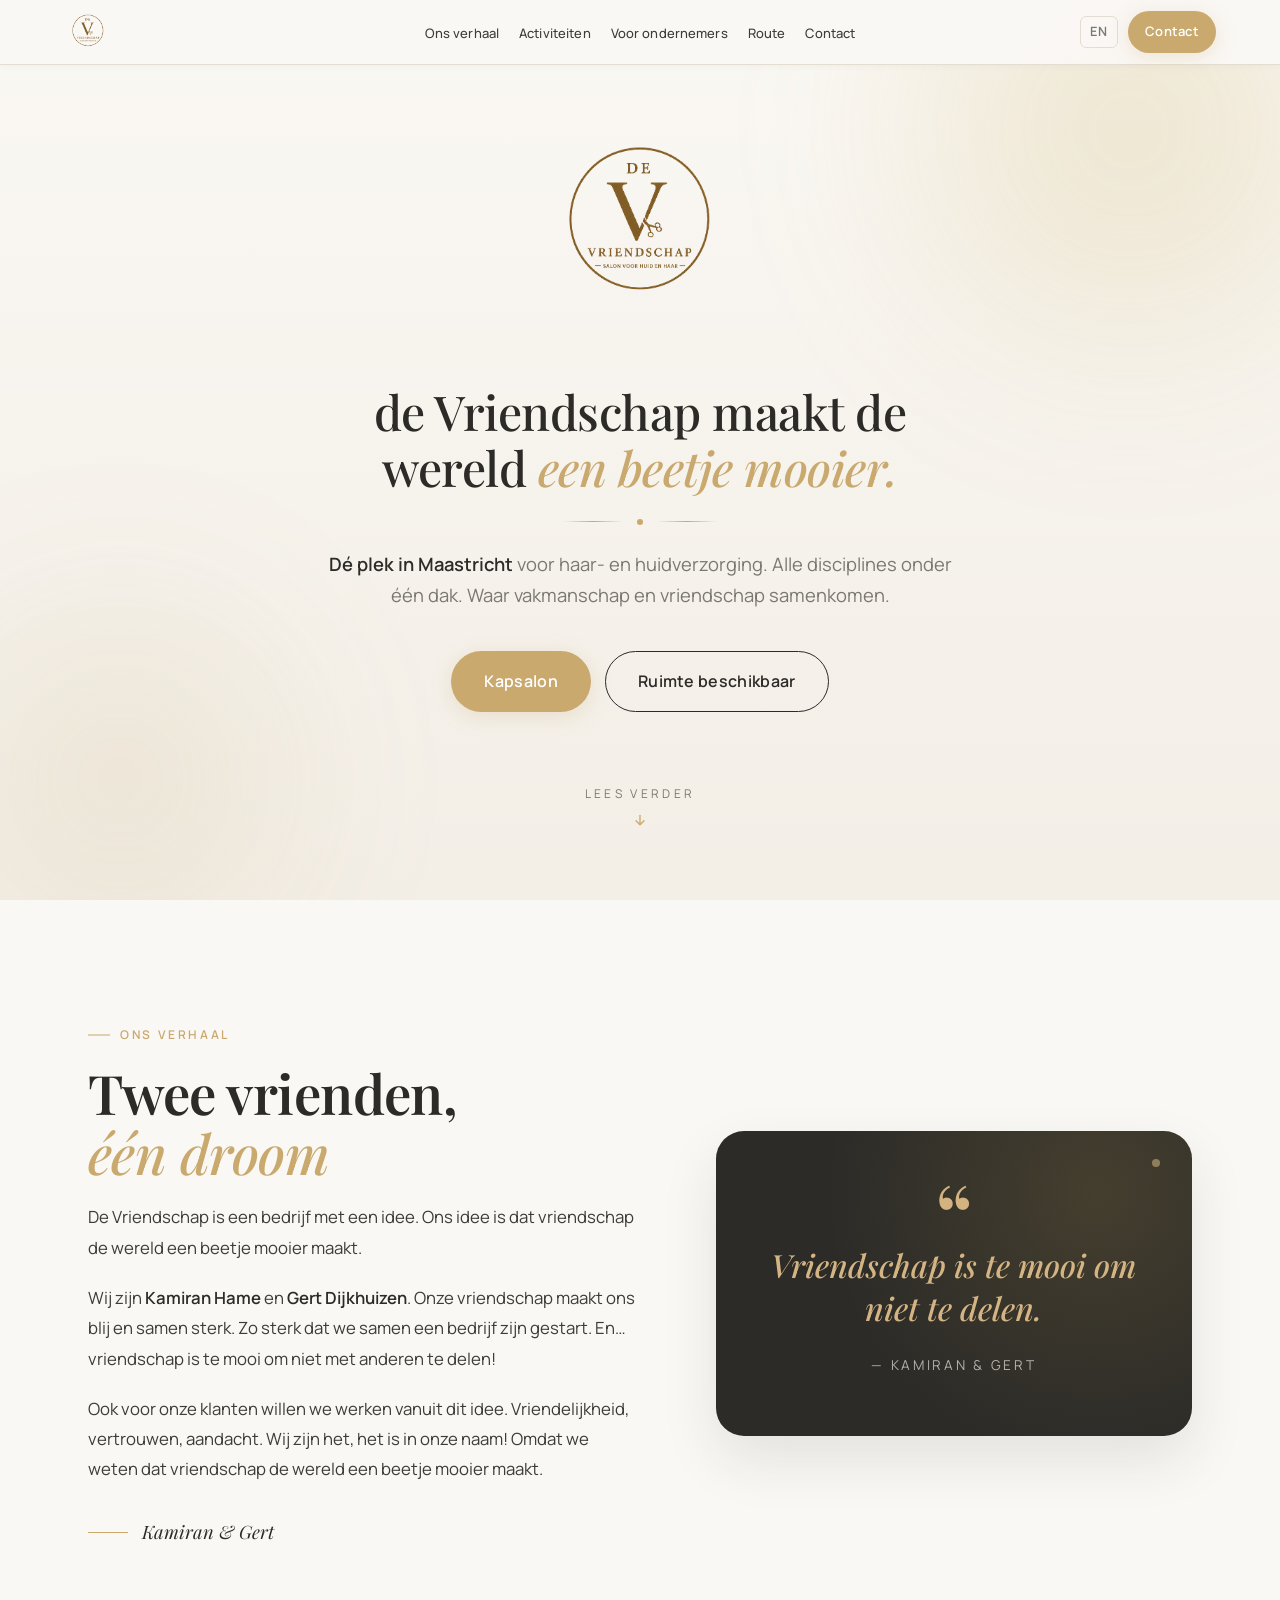
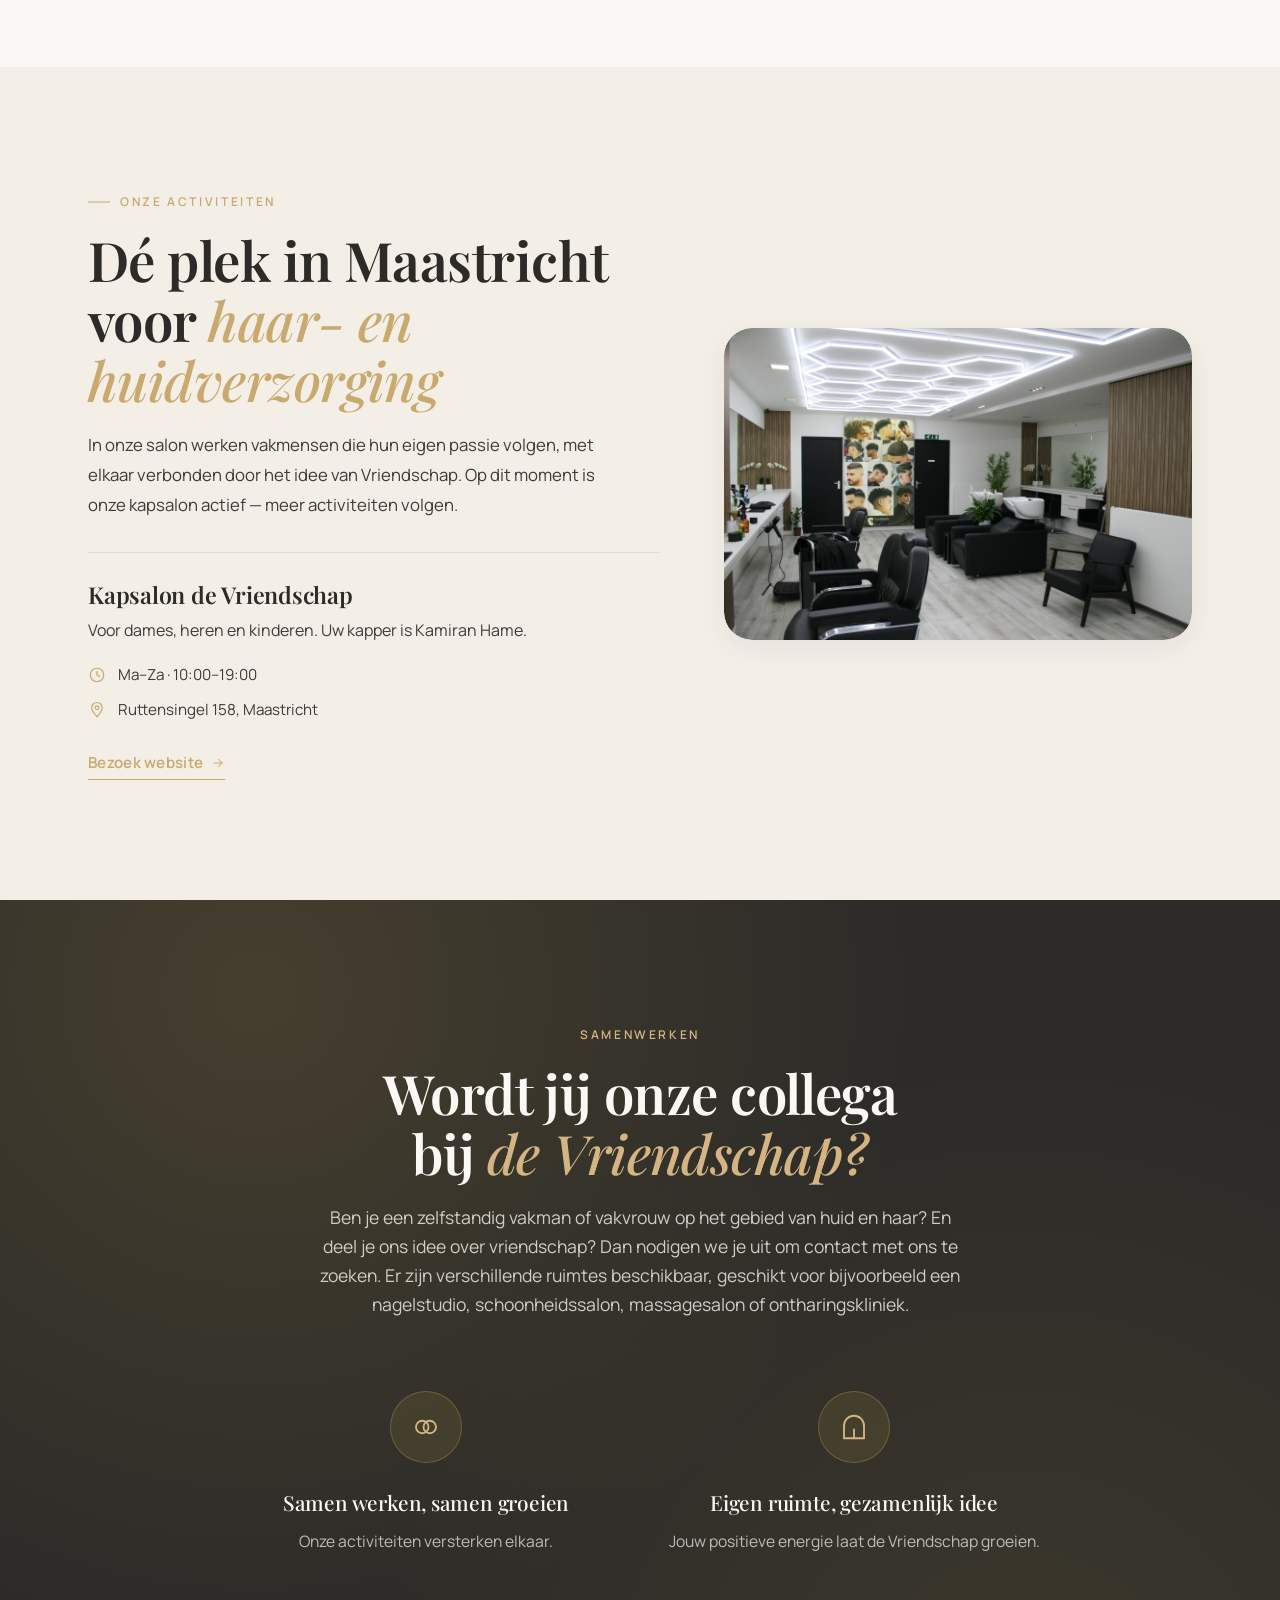
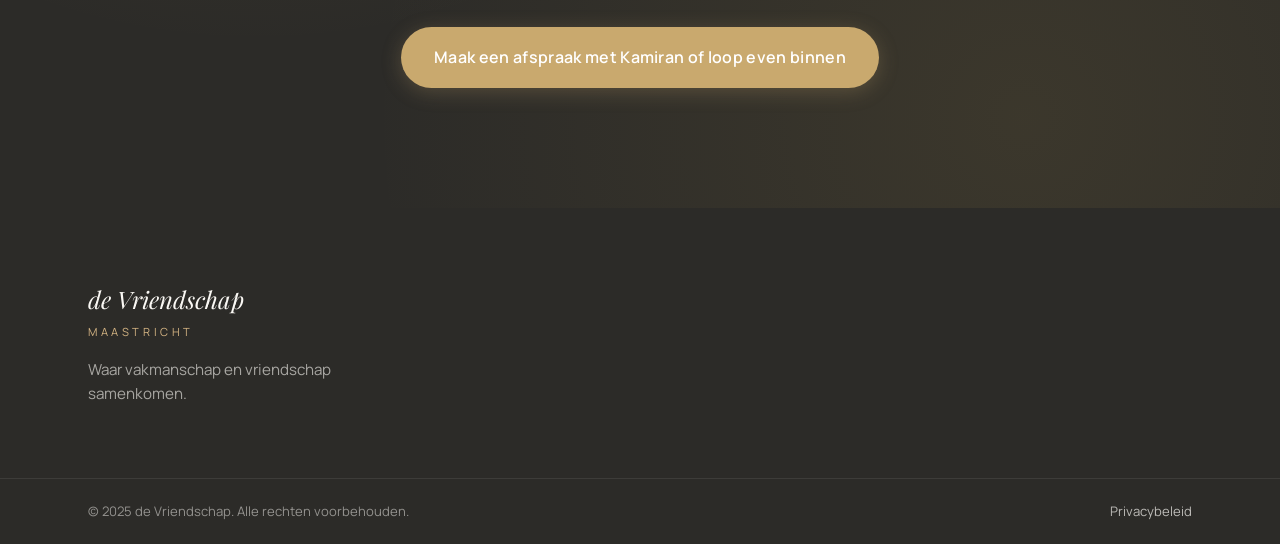
<file: index.html>
<!DOCTYPE html>
<html lang="nl">
<head>
  <meta charset="UTF-8" />
  <meta name="viewport" content="width=device-width, initial-scale=1.0" />
  <meta name="theme-color" content="#FAF8F4" />
  <title>de Vriendschap — Maastricht | Salon voor huid en haar</title>
  <meta name="description" content="Dé plek in Maastricht voor haar- en huidverzorging. Alle disciplines onder één dak. Vakmensen, verbonden door het idee van Vriendschap." />
  <meta name="keywords" content="de Vriendschap, Maastricht, kapsalon, barbershop, nagelstudio, schoonheidssalon, massage, huidverzorging, haar, ondernemers" />
  <meta name="author" content="de Vriendschap" />

  <meta property="og:title" content="de Vriendschap — Maastricht" />
  <meta property="og:description" content="Dé plek in Maastricht voor haar- en huidverzorging. Alle disciplines onder één dak." />
  <meta property="og:type" content="website" />
  <meta property="og:locale" content="nl_NL" />
  <meta property="og:locale:alternate" content="en_US" />

  <link rel="alternate" hreflang="nl" href="index.html" />
  <link rel="alternate" hreflang="en" href="en/index.html" />

  <link rel="icon" type="image/png" href="images/logo.png" />

  <link rel="preconnect" href="https://fonts.googleapis.com" />
  <link rel="preconnect" href="https://fonts.gstatic.com" crossorigin />
  <link href="https://fonts.googleapis.com/css2?family=Manrope:wght@300;400;500;600;700;800&family=Playfair+Display:ital,wght@0,400;0,500;0,600;0,700;1,400;1,500;1,600;1,700&display=swap" rel="stylesheet" />

  <link rel="stylesheet" href="css/style.css" />
</head>
<body>

  <!-- ============ INLINE SVG SPRITE (icons) ============ -->
  <svg xmlns="http://www.w3.org/2000/svg" style="display:none;" aria-hidden="true">
    <defs>
      <symbol id="i-clock" viewBox="0 0 24 24" fill="none" stroke="currentColor" stroke-width="1.6" stroke-linecap="round" stroke-linejoin="round">
        <circle cx="12" cy="12" r="9"/>
        <polyline points="12 7 12 12 15.5 14"/>
      </symbol>
      <symbol id="i-pin" viewBox="0 0 24 24" fill="none" stroke="currentColor" stroke-width="1.6" stroke-linecap="round" stroke-linejoin="round">
        <path d="M12 21s-7-7.5-7-12a7 7 0 0 1 14 0c0 4.5-7 12-7 12z"/>
        <circle cx="12" cy="9" r="2.5"/>
      </symbol>
      <symbol id="i-phone" viewBox="0 0 24 24" fill="none" stroke="currentColor" stroke-width="1.6" stroke-linecap="round" stroke-linejoin="round">
        <path d="M22 16.92v3a2 2 0 0 1-2.18 2 19.86 19.86 0 0 1-8.63-3.07 19.5 19.5 0 0 1-6-6A19.86 19.86 0 0 1 2.12 4.18 2 2 0 0 1 4.11 2h3a2 2 0 0 1 2 1.72c.13.96.37 1.9.72 2.81a2 2 0 0 1-.45 2.11L8.09 9.91a16 16 0 0 0 6 6l1.27-1.27a2 2 0 0 1 2.11-.45c.91.35 1.85.59 2.81.72A2 2 0 0 1 22 16.92z"/>
      </symbol>
      <symbol id="i-arrow-right" viewBox="0 0 24 24" fill="none" stroke="currentColor" stroke-width="1.8" stroke-linecap="round" stroke-linejoin="round">
        <line x1="5" y1="12" x2="19" y2="12"/>
        <polyline points="13 6 19 12 13 18"/>
      </symbol>
      <symbol id="i-arrow-up" viewBox="0 0 24 24" fill="none" stroke="currentColor" stroke-width="2" stroke-linecap="round" stroke-linejoin="round">
        <line x1="12" y1="19" x2="12" y2="5"/>
        <polyline points="6 11 12 5 18 11"/>
      </symbol>
      <symbol id="i-arrow-down" viewBox="0 0 24 24" fill="none" stroke="currentColor" stroke-width="2" stroke-linecap="round" stroke-linejoin="round">
        <line x1="12" y1="5" x2="12" y2="19"/>
        <polyline points="6 13 12 19 18 13"/>
      </symbol>
      <symbol id="i-circles" viewBox="0 0 24 24" fill="none" stroke="currentColor" stroke-width="1.5" stroke-linecap="round" stroke-linejoin="round">
        <circle cx="9" cy="12" r="5"/>
        <circle cx="15" cy="12" r="5"/>
      </symbol>
      <symbol id="i-arch" viewBox="0 0 24 24" fill="none" stroke="currentColor" stroke-width="1.5" stroke-linecap="round" stroke-linejoin="round">
        <path d="M4 21V11a8 8 0 0 1 16 0v10"/>
        <line x1="4" y1="21" x2="20" y2="21"/>
        <line x1="12" y1="21" x2="12" y2="14"/>
      </symbol>
      <symbol id="i-whatsapp" viewBox="0 0 24 24" fill="none" stroke="currentColor" stroke-width="1.6" stroke-linecap="round" stroke-linejoin="round">
        <path d="M21 12a9 9 0 0 1-13.5 7.8L3 21l1.3-4.5A9 9 0 1 1 21 12z"/>
        <path d="M8.5 9.5c.5 3 2.5 5 5.5 5.5l1.3-1.3 2.2 1c-.4 1.2-1.6 2-3 2-3.4 0-7.2-3.8-7.2-7.2 0-1.4.8-2.6 2-3l1 2.2-1.3 1.3z"/>
      </symbol>
      <symbol id="i-chat" viewBox="0 0 24 24" fill="none" stroke="currentColor" stroke-width="1.7" stroke-linecap="round" stroke-linejoin="round">
        <path d="M21 11.5a8.38 8.38 0 0 1-.9 3.8 8.5 8.5 0 0 1-7.6 4.7 8.38 8.38 0 0 1-3.8-.9L3 21l1.9-5.7a8.38 8.38 0 0 1-.9-3.8 8.5 8.5 0 0 1 4.7-7.6 8.38 8.38 0 0 1 3.8-.9h.5a8.48 8.48 0 0 1 8 8v.5z"/>
      </symbol>
    </defs>
  </svg>

  <!-- ============ NAVIGATION ============ -->
  <nav class="navbar" aria-label="Hoofdnavigatie">
    <div class="navbar__inner">
      <a href="index.html" aria-label="de Vriendschap — Home">
        <img src="images/logo.png" alt="de Vriendschap" class="navbar__logo" />
      </a>

      <ul class="navbar__nav" role="list">
        <li><a href="#verhaal"       class="navbar__link">Ons verhaal</a></li>
        <li><a href="#activiteiten"  class="navbar__link">Activiteiten</a></li>
        <li><a href="#ondernemers"   class="navbar__link">Voor ondernemers</a></li>
        <li><a href="route.html"     class="navbar__link">Route</a></li>
        <li><a href="contact.html"   class="navbar__link">Contact</a></li>
      </ul>

      <div class="navbar__actions">
        <a href="en/index.html" class="navbar__lang" title="Switch to English">EN</a>
        <a href="contact.html" class="btn btn-primary">Contact</a>
      </div>

      <button class="navbar__hamburger" aria-label="Menu openen" aria-expanded="false">
        <span></span><span></span><span></span>
      </button>
    </div>
  </nav>

  <!-- Mobile Nav -->
  <nav class="navbar__mobile" aria-label="Mobiele navigatie">
    <a href="#verhaal"      class="navbar__mobile-link">Ons verhaal</a>
    <a href="#activiteiten" class="navbar__mobile-link">Activiteiten</a>
    <a href="#ondernemers"  class="navbar__mobile-link">Voor ondernemers</a>
    <a href="route.html"    class="navbar__mobile-link">Route</a>
    <a href="contact.html"  class="navbar__mobile-link">Contact</a>
    <div class="navbar__mobile-actions">
      <a href="contact.html" class="btn btn-primary navbar__mobile-book">Contact</a>
      <a href="en/index.html" class="navbar__lang navbar__mobile-lang">EN</a>
    </div>
  </nav>

  <main>

    <!-- ============ HERO ============ -->
    <section class="hero" id="hero">
      <div class="hero__glow hero__glow--1" aria-hidden="true"></div>
      <div class="hero__glow hero__glow--2" aria-hidden="true"></div>

      <div class="container hero__inner">
        <div class="hero__logo brand-logo" aria-label="de Vriendschap">
          <img src="images/logo.png" alt="de Vriendschap" class="brand-logo__img"
               onerror="this.style.display='none'; this.nextElementSibling.style.display='flex';" />
          <div class="brand-logo__text">
            <span class="brand-logo__text-main">de Vriendschap</span>
            <span class="brand-logo__text-sub">Maastricht</span>
          </div>
        </div>

        <h1 class="hero__title">
          de Vriendschap maakt de wereld <span class="hero__title-em">een beetje mooier.</span>
        </h1>

        <div class="hero__divider" aria-hidden="true">
          <span class="divider-line"></span>
          <span class="decorative-dot"></span>
          <span class="divider-line"></span>
        </div>

        <p class="hero__subtitle">
          <strong>Dé plek in Maastricht</strong> voor haar- en huidverzorging. Alle disciplines onder één dak.
          Waar vakmanschap en vriendschap samenkomen.
        </p>

        <div class="hero__cta">
          <a href="https://kapsalondevriendschap.nl" class="btn btn--primary btn--lg" target="_blank" rel="noopener noreferrer">Kapsalon</a>
          <a href="#ondernemers" class="btn btn--outline btn--lg">Ruimte beschikbaar</a>
        </div>

        <a href="#verhaal" class="hero__scroll" aria-label="Scroll naar beneden">
          <span class="hero__scroll-label">Lees verder</span>
          <span class="icon hero__scroll-icon" aria-hidden="true"><svg><use href="#i-arrow-down"/></svg></span>
        </a>
      </div>
    </section>

    <!-- ============ HET VERHAAL ============ -->
    <section class="story" id="verhaal">
      <div class="container">
        <div class="story__grid">
          <div class="story__text reveal">
            <span class="section__label">Ons verhaal</span>
            <h2 class="section__title">Twee vrienden,<br/><em>één droom</em></h2>

            <div class="story__body">
              <p>De Vriendschap is een bedrijf met een idee. Ons idee is dat vriendschap de wereld een beetje mooier maakt.</p>

              <p>Wij zijn <strong>Kamiran Hame</strong> en <strong>Gert Dijkhuizen</strong>. Onze vriendschap maakt ons blij en samen sterk. Zo sterk dat we samen een bedrijf zijn gestart. En… vriendschap is te mooi om niet met anderen te delen!</p>

              <p>Ook voor onze klanten willen we werken vanuit dit idee. Vriendelijkheid, vertrouwen, aandacht. Wij zijn het, het is in onze naam! Omdat we weten dat vriendschap de wereld een beetje mooier maakt.</p>
            </div>

            <div class="story__signature">
              <span class="story__signature-line"></span>
              <span class="story__signature-text">Kamiran &amp; Gert</span>
            </div>
          </div>

          <aside class="story__quote reveal" aria-label="Quote">
            <div class="story__quote-card">
              <span class="story__quote-mark" aria-hidden="true">“</span>
              <blockquote class="story__quote-text">
                Vriendschap is te mooi om niet te delen.
              </blockquote>
              <footer class="story__quote-author">— Kamiran &amp; Gert</footer>
              <span class="story__quote-deco decorative-dot decorative-dot--lg decorative-dot--light" aria-hidden="true"></span>
            </div>
          </aside>
        </div>
      </div>
    </section>

    <!-- ============ ACTIVITEITEN ============ -->
    <section class="activities" id="activiteiten">
      <div class="container">
        <div class="activities__inner">

          <div class="activities__text reveal">
            <span class="section__label">Onze activiteiten</span>
            <h2 class="section__title">Dé plek in Maastricht voor <em>haar- en huidverzorging</em></h2>

            <p class="activities__intro">
              In onze salon werken vakmensen die hun eigen passie volgen, met elkaar verbonden door het idee van Vriendschap. Op dit moment is onze kapsalon actief — meer activiteiten volgen.
            </p>

            <div class="activities__feature">
              <h3 class="activities__feature-title">Kapsalon de Vriendschap</h3>
              <p class="activities__feature-desc">Voor dames, heren en kinderen. Uw kapper is Kamiran Hame.</p>

              <ul class="activities__feature-info">
                <li>
                  <span class="icon" aria-hidden="true"><svg><use href="#i-clock"/></svg></span>
                  Ma–Za · 10:00–19:00
                </li>
                <li>
                  <span class="icon" aria-hidden="true"><svg><use href="#i-pin"/></svg></span>
                  Ruttensingel 158, Maastricht
                </li>
              </ul>

              <a href="https://kapsalondevriendschap.nl" class="activities__feature-cta" target="_blank" rel="noopener noreferrer">
                Bezoek website
                <span class="icon icon--sm btn__arrow" aria-hidden="true"><svg><use href="#i-arrow-right"/></svg></span>
              </a>
            </div>
          </div>

          <div class="activities__image reveal reveal-delay-2" style="background:var(--clr-bg-alt);border-radius:var(--radius-xl);overflow:hidden;">
            <img src="images/kapsalon.jpg" alt="Kapsalon de Vriendschap" loading="lazy" style="width:100%;height:auto;min-height:280px;max-height:480px;object-fit:cover;display:block;border-radius:var(--radius-xl);" />
          </div>

        </div>
      </div>
    </section>

    <!-- ============ VOOR ONDERNEMERS ============ -->
    <section class="entrepreneurs" id="ondernemers">
      <div class="entrepreneurs__glow" aria-hidden="true"></div>
      <div class="container">
        <header class="section__head section__head--center reveal">
          <span class="section__label section__label--light">Samenwerken</span>
          <h2 class="section__title section__title--light">Wordt jij onze collega<br/>bij <em>de Vriendschap?</em></h2>
          <p class="section__subtitle section__subtitle--light">
            Ben je een zelfstandig vakman of vakvrouw op het gebied van huid en haar? En deel je ons idee over vriendschap?
            Dan nodigen we je uit om contact met ons te zoeken. Er zijn verschillende ruimtes beschikbaar, geschikt voor
            bijvoorbeeld een nagelstudio, schoonheidssalon, massagesalon of ontharingskliniek.
          </p>
        </header>

        <div class="values__grid">
          <div class="value reveal">
            <div class="value__icon">
              <span class="icon" aria-hidden="true"><svg><use href="#i-circles"/></svg></span>
            </div>
            <h3 class="value__title">Samen werken, samen groeien</h3>
            <p class="value__desc">Onze activiteiten versterken elkaar.</p>
          </div>
          <div class="value reveal">
            <div class="value__icon">
              <span class="icon" aria-hidden="true"><svg><use href="#i-arch"/></svg></span>
            </div>
            <h3 class="value__title">Eigen ruimte, gezamenlijk idee</h3>
            <p class="value__desc">Jouw positieve energie laat de Vriendschap groeien.</p>
          </div>
        </div>

        <div class="entrepreneurs__cta reveal">
          <a href="contact.html" class="btn btn--gold btn--lg">Maak een afspraak met Kamiran of loop even binnen</a>
        </div>
      </div>
    </section>

  </main>

  <!-- ============ FOOTER ============ -->
  <footer class="footer">
    <div class="container footer__inner">
      <div class="footer__brand">
        <div class="footer__logo">
          <span class="footer__logo-main">de Vriendschap</span>
          <span class="footer__logo-sub">Maastricht</span>
        </div>
        <p class="footer__tagline">Waar vakmanschap en vriendschap samenkomen.</p>
      </div>

    </div>

    <div class="footer__bottom">
      <div class="container footer__bottom-inner">
        <p>© 2025 de Vriendschap. Alle rechten voorbehouden.</p>
        <p><a href="#">Privacybeleid</a></p>
      </div>
    </div>
  </footer>

  <button class="scroll-top" id="scrollTop" aria-label="Naar boven">
    <span class="icon" aria-hidden="true"><svg><use href="#i-arrow-up"/></svg></span>
  </button>

  <script src="js/main.js"></script>
</body>
</html>
</file>
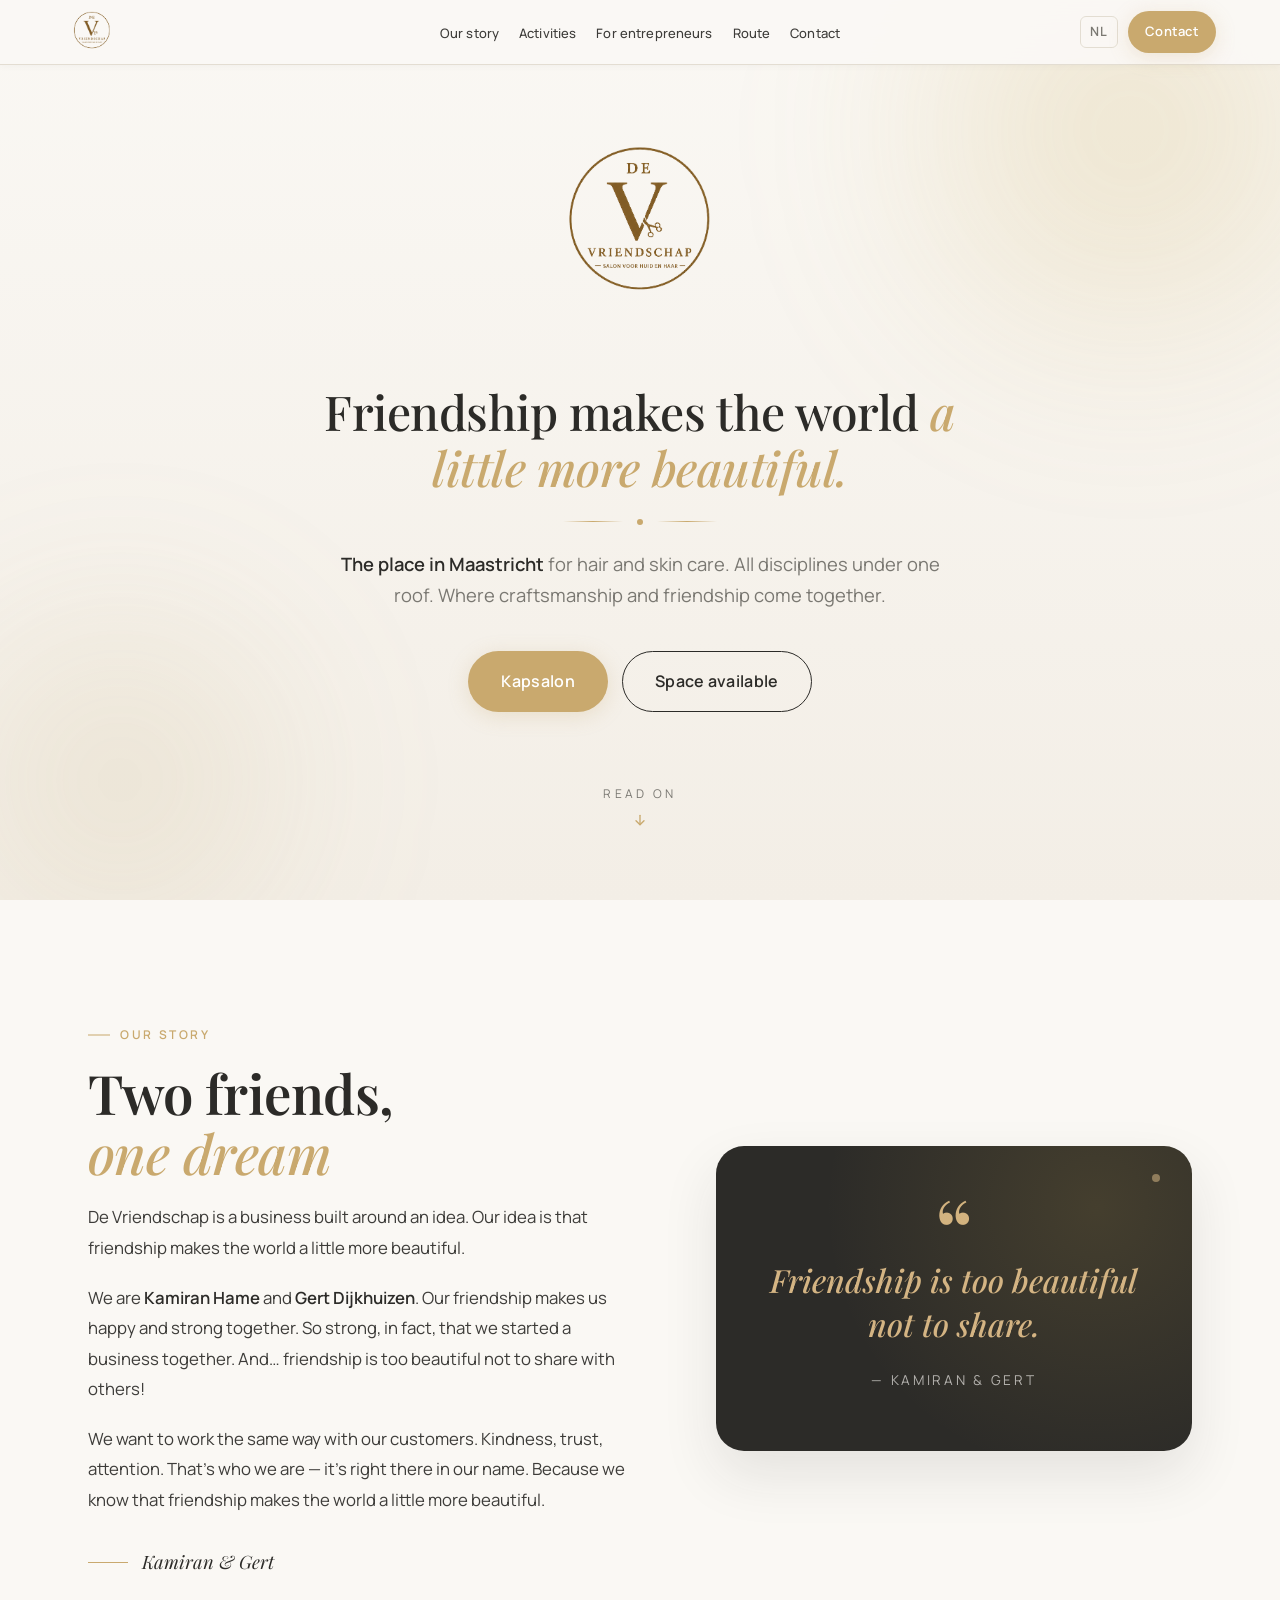
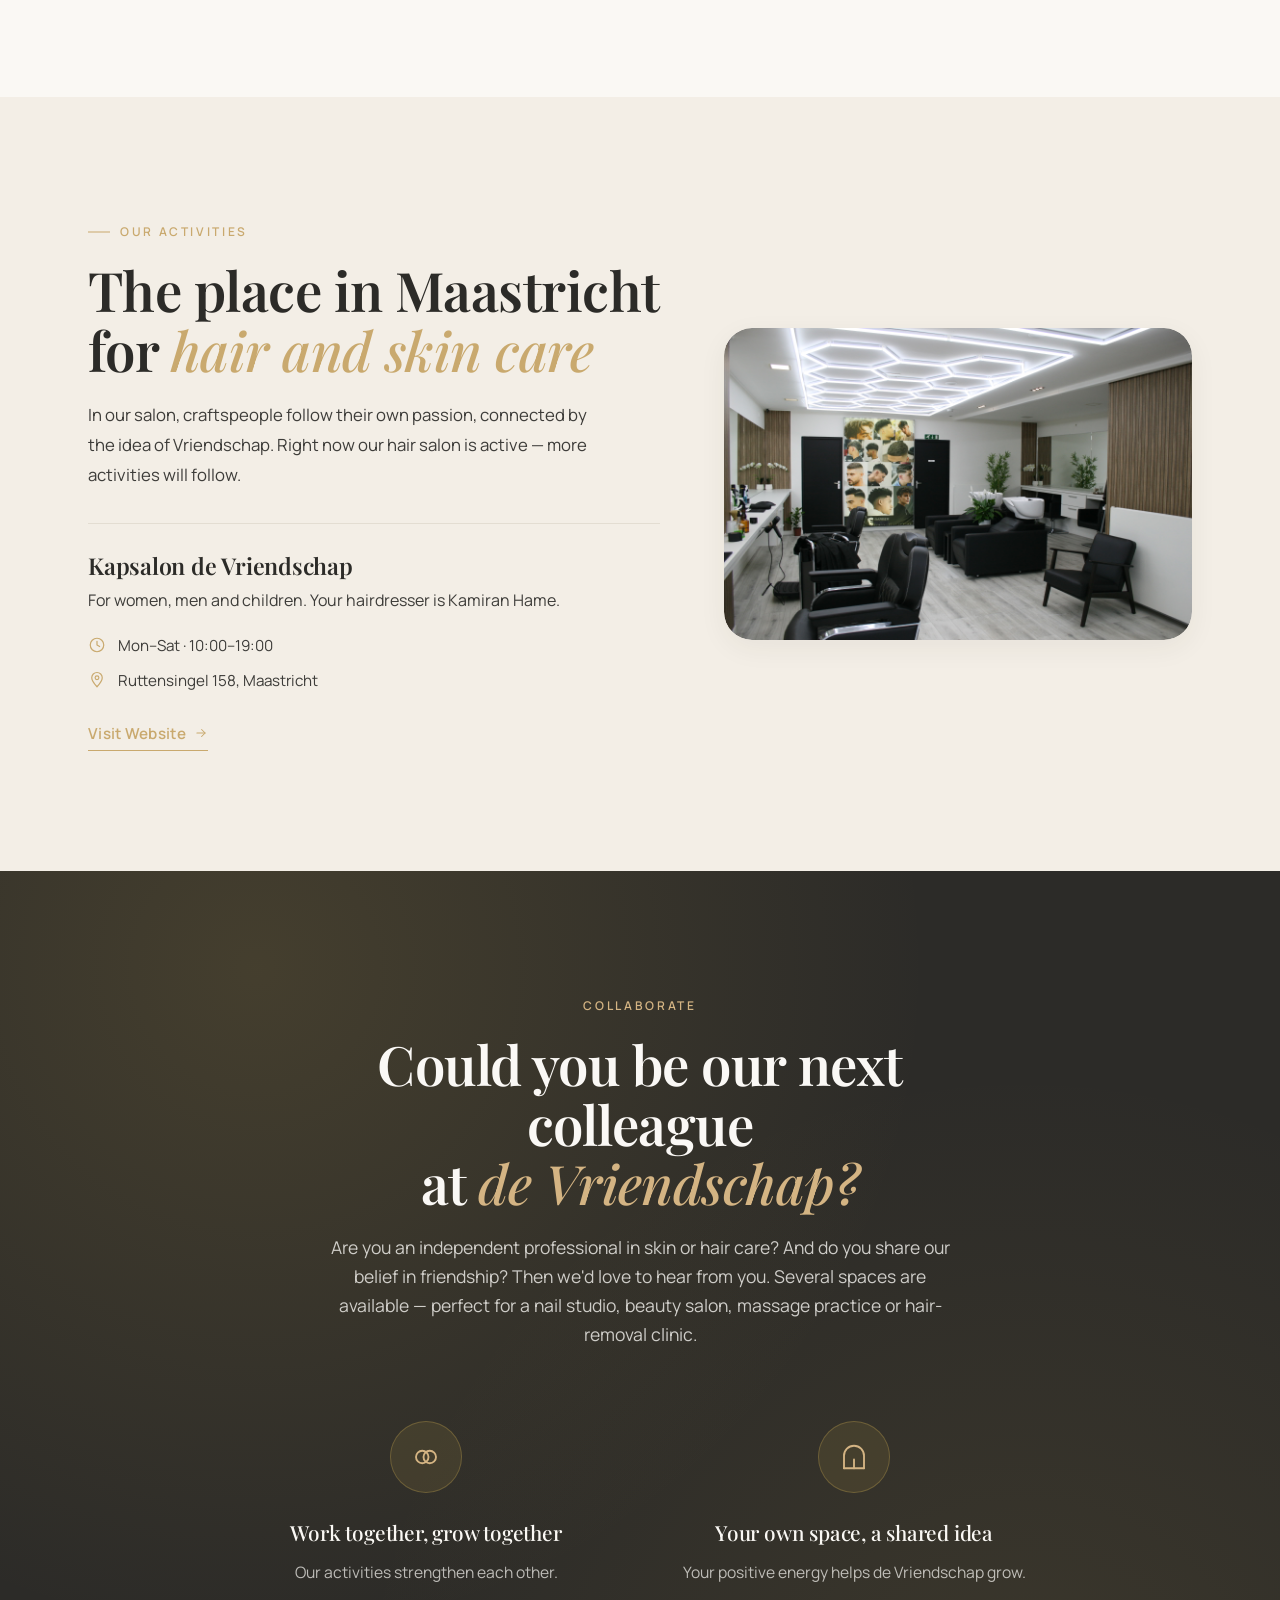
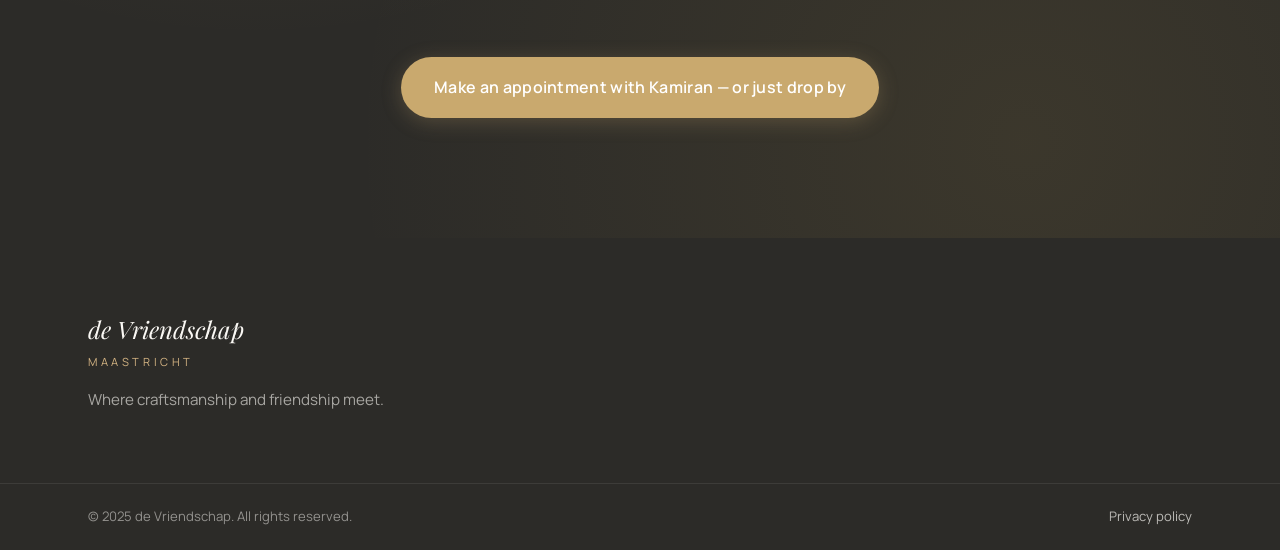
<file: en/index.html>
<!DOCTYPE html>
<html lang="en">
<head>
  <meta charset="UTF-8" />
  <meta name="viewport" content="width=device-width, initial-scale=1.0" />
  <meta name="theme-color" content="#FAF8F4" />
  <title>de Vriendschap — Maastricht | Salon for skin and hair</title>
  <meta name="description" content="The place in Maastricht for hair and skin care. All disciplines under one roof. Craftspeople, connected by the idea of Vriendschap." />
  <meta name="keywords" content="de Vriendschap, Maastricht, hair salon, barbershop, nail studio, beauty salon, massage, skin care, entrepreneurs" />
  <meta name="author" content="de Vriendschap" />

  <meta property="og:title" content="de Vriendschap — Maastricht" />
  <meta property="og:description" content="The place in Maastricht for hair and skin care. All disciplines under one roof." />
  <meta property="og:type" content="website" />
  <meta property="og:locale" content="en_US" />
  <meta property="og:locale:alternate" content="nl_NL" />

  <link rel="alternate" hreflang="nl" href="../index.html" />
  <link rel="alternate" hreflang="en" href="index.html" />

  <link rel="icon" type="image/png" href="../images/logo.png" />

  <link rel="preconnect" href="https://fonts.googleapis.com" />
  <link rel="preconnect" href="https://fonts.gstatic.com" crossorigin />
  <link href="https://fonts.googleapis.com/css2?family=Manrope:wght@300;400;500;600;700;800&family=Playfair+Display:ital,wght@0,400;0,500;0,600;0,700;1,400;1,500;1,600;1,700&display=swap" rel="stylesheet" />

  <link rel="stylesheet" href="css/style.css" />
</head>
<body>

  <!-- ============ INLINE SVG SPRITE (icons) ============ -->
  <svg xmlns="http://www.w3.org/2000/svg" style="display:none;" aria-hidden="true">
    <defs>
      <symbol id="i-clock" viewBox="0 0 24 24" fill="none" stroke="currentColor" stroke-width="1.6" stroke-linecap="round" stroke-linejoin="round">
        <circle cx="12" cy="12" r="9"/>
        <polyline points="12 7 12 12 15.5 14"/>
      </symbol>
      <symbol id="i-pin" viewBox="0 0 24 24" fill="none" stroke="currentColor" stroke-width="1.6" stroke-linecap="round" stroke-linejoin="round">
        <path d="M12 21s-7-7.5-7-12a7 7 0 0 1 14 0c0 4.5-7 12-7 12z"/>
        <circle cx="12" cy="9" r="2.5"/>
      </symbol>
      <symbol id="i-phone" viewBox="0 0 24 24" fill="none" stroke="currentColor" stroke-width="1.6" stroke-linecap="round" stroke-linejoin="round">
        <path d="M22 16.92v3a2 2 0 0 1-2.18 2 19.86 19.86 0 0 1-8.63-3.07 19.5 19.5 0 0 1-6-6A19.86 19.86 0 0 1 2.12 4.18 2 2 0 0 1 4.11 2h3a2 2 0 0 1 2 1.72c.13.96.37 1.9.72 2.81a2 2 0 0 1-.45 2.11L8.09 9.91a16 16 0 0 0 6 6l1.27-1.27a2 2 0 0 1 2.11-.45c.91.35 1.85.59 2.81.72A2 2 0 0 1 22 16.92z"/>
      </symbol>
      <symbol id="i-arrow-right" viewBox="0 0 24 24" fill="none" stroke="currentColor" stroke-width="1.8" stroke-linecap="round" stroke-linejoin="round">
        <line x1="5" y1="12" x2="19" y2="12"/>
        <polyline points="13 6 19 12 13 18"/>
      </symbol>
      <symbol id="i-arrow-up" viewBox="0 0 24 24" fill="none" stroke="currentColor" stroke-width="2" stroke-linecap="round" stroke-linejoin="round">
        <line x1="12" y1="19" x2="12" y2="5"/>
        <polyline points="6 11 12 5 18 11"/>
      </symbol>
      <symbol id="i-arrow-down" viewBox="0 0 24 24" fill="none" stroke="currentColor" stroke-width="2" stroke-linecap="round" stroke-linejoin="round">
        <line x1="12" y1="5" x2="12" y2="19"/>
        <polyline points="6 13 12 19 18 13"/>
      </symbol>
      <symbol id="i-circles" viewBox="0 0 24 24" fill="none" stroke="currentColor" stroke-width="1.5" stroke-linecap="round" stroke-linejoin="round">
        <circle cx="9" cy="12" r="5"/>
        <circle cx="15" cy="12" r="5"/>
      </symbol>
      <symbol id="i-arch" viewBox="0 0 24 24" fill="none" stroke="currentColor" stroke-width="1.5" stroke-linecap="round" stroke-linejoin="round">
        <path d="M4 21V11a8 8 0 0 1 16 0v10"/>
        <line x1="4" y1="21" x2="20" y2="21"/>
        <line x1="12" y1="21" x2="12" y2="14"/>
      </symbol>
      <symbol id="i-whatsapp" viewBox="0 0 24 24" fill="none" stroke="currentColor" stroke-width="1.6" stroke-linecap="round" stroke-linejoin="round">
        <path d="M21 12a9 9 0 0 1-13.5 7.8L3 21l1.3-4.5A9 9 0 1 1 21 12z"/>
        <path d="M8.5 9.5c.5 3 2.5 5 5.5 5.5l1.3-1.3 2.2 1c-.4 1.2-1.6 2-3 2-3.4 0-7.2-3.8-7.2-7.2 0-1.4.8-2.6 2-3l1 2.2-1.3 1.3z"/>
      </symbol>
      <symbol id="i-chat" viewBox="0 0 24 24" fill="none" stroke="currentColor" stroke-width="1.7" stroke-linecap="round" stroke-linejoin="round">
        <path d="M21 11.5a8.38 8.38 0 0 1-.9 3.8 8.5 8.5 0 0 1-7.6 4.7 8.38 8.38 0 0 1-3.8-.9L3 21l1.9-5.7a8.38 8.38 0 0 1-.9-3.8 8.5 8.5 0 0 1 4.7-7.6 8.38 8.38 0 0 1 3.8-.9h.5a8.48 8.48 0 0 1 8 8v.5z"/>
      </symbol>
    </defs>
  </svg>

  <!-- ============ NAVIGATION ============ -->
  <nav class="navbar" aria-label="Main navigation">
    <div class="navbar__inner">
      <a href="index.html" aria-label="de Vriendschap — Home">
        <img src="../images/logo.png" alt="de Vriendschap" class="navbar__logo" />
      </a>

      <ul class="navbar__nav" role="list">
        <li><a href="#story"         class="navbar__link">Our story</a></li>
        <li><a href="#activities"    class="navbar__link">Activities</a></li>
        <li><a href="#entrepreneurs" class="navbar__link">For entrepreneurs</a></li>
        <li><a href="route.html"     class="navbar__link">Route</a></li>
        <li><a href="contact.html"   class="navbar__link">Contact</a></li>
      </ul>

      <div class="navbar__actions">
        <a href="../index.html" class="navbar__lang" title="Schakel naar Nederlands">NL</a>
        <a href="contact.html" class="btn btn-primary">Contact</a>
      </div>

      <button class="navbar__hamburger" aria-label="Open menu" aria-expanded="false">
        <span></span><span></span><span></span>
      </button>
    </div>
  </nav>

  <!-- Mobile Nav -->
  <nav class="navbar__mobile" aria-label="Mobile navigation">
    <a href="#story"         class="navbar__mobile-link">Our story</a>
    <a href="#activities"    class="navbar__mobile-link">Activities</a>
    <a href="#entrepreneurs" class="navbar__mobile-link">For entrepreneurs</a>
    <a href="route.html"     class="navbar__mobile-link">Route</a>
    <a href="contact.html"   class="navbar__mobile-link">Contact</a>
    <div class="navbar__mobile-actions">
      <a href="contact.html" class="btn btn-primary navbar__mobile-book">Contact</a>
      <a href="../index.html" class="navbar__lang navbar__mobile-lang">NL</a>
    </div>
  </nav>

  <main>

    <!-- ============ HERO ============ -->
    <section class="hero" id="hero">
      <div class="hero__glow hero__glow--1" aria-hidden="true"></div>
      <div class="hero__glow hero__glow--2" aria-hidden="true"></div>

      <div class="container hero__inner">
        <div class="hero__logo brand-logo" aria-label="de Vriendschap">
          <img src="../images/logo.png" alt="de Vriendschap" class="brand-logo__img"
               onerror="this.style.display='none'; this.nextElementSibling.style.display='flex';" />
          <div class="brand-logo__text">
            <span class="brand-logo__text-main">de Vriendschap</span>
            <span class="brand-logo__text-sub">Maastricht</span>
          </div>
        </div>

        <h1 class="hero__title">
          Friendship makes the world <span class="hero__title-em">a little more beautiful.</span>
        </h1>

        <div class="hero__divider" aria-hidden="true">
          <span class="divider-line"></span>
          <span class="decorative-dot"></span>
          <span class="divider-line"></span>
        </div>

        <p class="hero__subtitle">
          <strong>The place in Maastricht</strong> for hair and skin care. All disciplines under one roof.
          Where craftsmanship and friendship come together.
        </p>

        <div class="hero__cta">
          <a href="https://kapsalondevriendschap.nl" class="btn btn--primary btn--lg" target="_blank" rel="noopener noreferrer">Kapsalon</a>
          <a href="#ondernemers" class="btn btn--outline btn--lg">Space available</a>
        </div>

        <a href="#story" class="hero__scroll" aria-label="Scroll down">
          <span class="hero__scroll-label">Read on</span>
          <span class="icon hero__scroll-icon" aria-hidden="true"><svg><use href="#i-arrow-down"/></svg></span>
        </a>
      </div>
    </section>

    <!-- ============ THE STORY ============ -->
    <section class="story" id="story">
      <div class="container">
        <div class="story__grid">
          <div class="story__text reveal">
            <span class="section__label">Our story</span>
            <h2 class="section__title">Two friends,<br/><em>one dream</em></h2>

            <div class="story__body">
              <p>De Vriendschap is a business built around an idea. Our idea is that friendship makes the world a little more beautiful.</p>

              <p>We are <strong>Kamiran Hame</strong> and <strong>Gert Dijkhuizen</strong>. Our friendship makes us happy and strong together. So strong, in fact, that we started a business together. And… friendship is too beautiful not to share with others!</p>

              <p>We want to work the same way with our customers. Kindness, trust, attention. That's who we are — it's right there in our name. Because we know that friendship makes the world a little more beautiful.</p>
            </div>

            <div class="story__signature">
              <span class="story__signature-line"></span>
              <span class="story__signature-text">Kamiran &amp; Gert</span>
            </div>
          </div>

          <aside class="story__quote reveal" aria-label="Quote">
            <div class="story__quote-card">
              <span class="story__quote-mark" aria-hidden="true">“</span>
              <blockquote class="story__quote-text">
                Friendship is too beautiful not to share.
              </blockquote>
              <footer class="story__quote-author">— Kamiran &amp; Gert</footer>
              <span class="story__quote-deco decorative-dot decorative-dot--lg decorative-dot--light" aria-hidden="true"></span>
            </div>
          </aside>
        </div>
      </div>
    </section>

    <!-- ============ ACTIVITIES ============ -->
    <section class="activities" id="activities">
      <div class="container">
        <div class="activities__inner">

          <div class="activities__text reveal">
            <span class="section__label">Our activities</span>
            <h2 class="section__title">The place in Maastricht for <em>hair and skin care</em></h2>

            <p class="activities__intro">
              In our salon, craftspeople follow their own passion, connected by the idea of Vriendschap. Right now our hair salon is active — more activities will follow.
            </p>

            <div class="activities__feature">
              <h3 class="activities__feature-title">Kapsalon de Vriendschap</h3>
              <p class="activities__feature-desc">For women, men and children. Your hairdresser is Kamiran Hame.</p>

              <ul class="activities__feature-info">
                <li>
                  <span class="icon" aria-hidden="true"><svg><use href="#i-clock"/></svg></span>
                  Mon–Sat · 10:00–19:00
                </li>
                <li>
                  <span class="icon" aria-hidden="true"><svg><use href="#i-pin"/></svg></span>
                  Ruttensingel 158, Maastricht
                </li>
              </ul>

              <a href="https://kapsalondevriendschap.nl" class="activities__feature-cta" target="_blank" rel="noopener noreferrer">
                Visit Website
                <span class="icon icon--sm btn__arrow" aria-hidden="true"><svg><use href="#i-arrow-right"/></svg></span>
              </a>
            </div>
          </div>

          <div class="activities__image reveal reveal-delay-2" style="background:var(--clr-bg-alt);border-radius:var(--radius-xl);overflow:hidden;">
            <img src="../images/kapsalon.jpg" alt="Kapsalon de Vriendschap" loading="lazy" style="width:100%;height:auto;min-height:280px;max-height:480px;object-fit:cover;display:block;border-radius:var(--radius-xl);" />
          </div>

        </div>
      </div>
    </section>

    <!-- ============ FOR ENTREPRENEURS ============ -->
    <section class="entrepreneurs" id="entrepreneurs">
      <div class="entrepreneurs__glow" aria-hidden="true"></div>
      <div class="container">
        <header class="section__head section__head--center reveal">
          <span class="section__label section__label--light">Collaborate</span>
          <h2 class="section__title section__title--light">Could you be our next colleague<br/>at <em>de Vriendschap?</em></h2>
          <p class="section__subtitle section__subtitle--light">
            Are you an independent professional in skin or hair care? And do you share our belief in friendship?
            Then we'd love to hear from you. Several spaces are available — perfect for a nail studio, beauty salon,
            massage practice or hair-removal clinic.
          </p>
        </header>

        <div class="values__grid">
          <div class="value reveal">
            <div class="value__icon">
              <span class="icon" aria-hidden="true"><svg><use href="#i-circles"/></svg></span>
            </div>
            <h3 class="value__title">Work together, grow together</h3>
            <p class="value__desc">Our activities strengthen each other.</p>
          </div>
          <div class="value reveal">
            <div class="value__icon">
              <span class="icon" aria-hidden="true"><svg><use href="#i-arch"/></svg></span>
            </div>
            <h3 class="value__title">Your own space, a shared idea</h3>
            <p class="value__desc">Your positive energy helps de Vriendschap grow.</p>
          </div>
        </div>

        <div class="entrepreneurs__cta reveal">
          <a href="contact.html" class="btn btn--gold btn--lg">Make an appointment with Kamiran — or just drop by</a>
        </div>
      </div>
    </section>

  </main>

  <!-- ============ FOOTER ============ -->
  <footer class="footer">
    <div class="container footer__inner">
      <div class="footer__brand">
        <div class="footer__logo">
          <span class="footer__logo-main">de Vriendschap</span>
          <span class="footer__logo-sub">Maastricht</span>
        </div>
        <p class="footer__tagline">Where craftsmanship and friendship meet.</p>
      </div>

    </div>

    <div class="footer__bottom">
      <div class="container footer__bottom-inner">
        <p>© 2025 de Vriendschap. All rights reserved.</p>
        <p><a href="#">Privacy policy</a></p>
      </div>
    </div>
  </footer>

  <button class="scroll-top" id="scrollTop" aria-label="Back to top">
    <span class="icon" aria-hidden="true"><svg><use href="#i-arrow-up"/></svg></span>
  </button>

  <script src="js/main.js"></script>
</body>
</html>
</file>
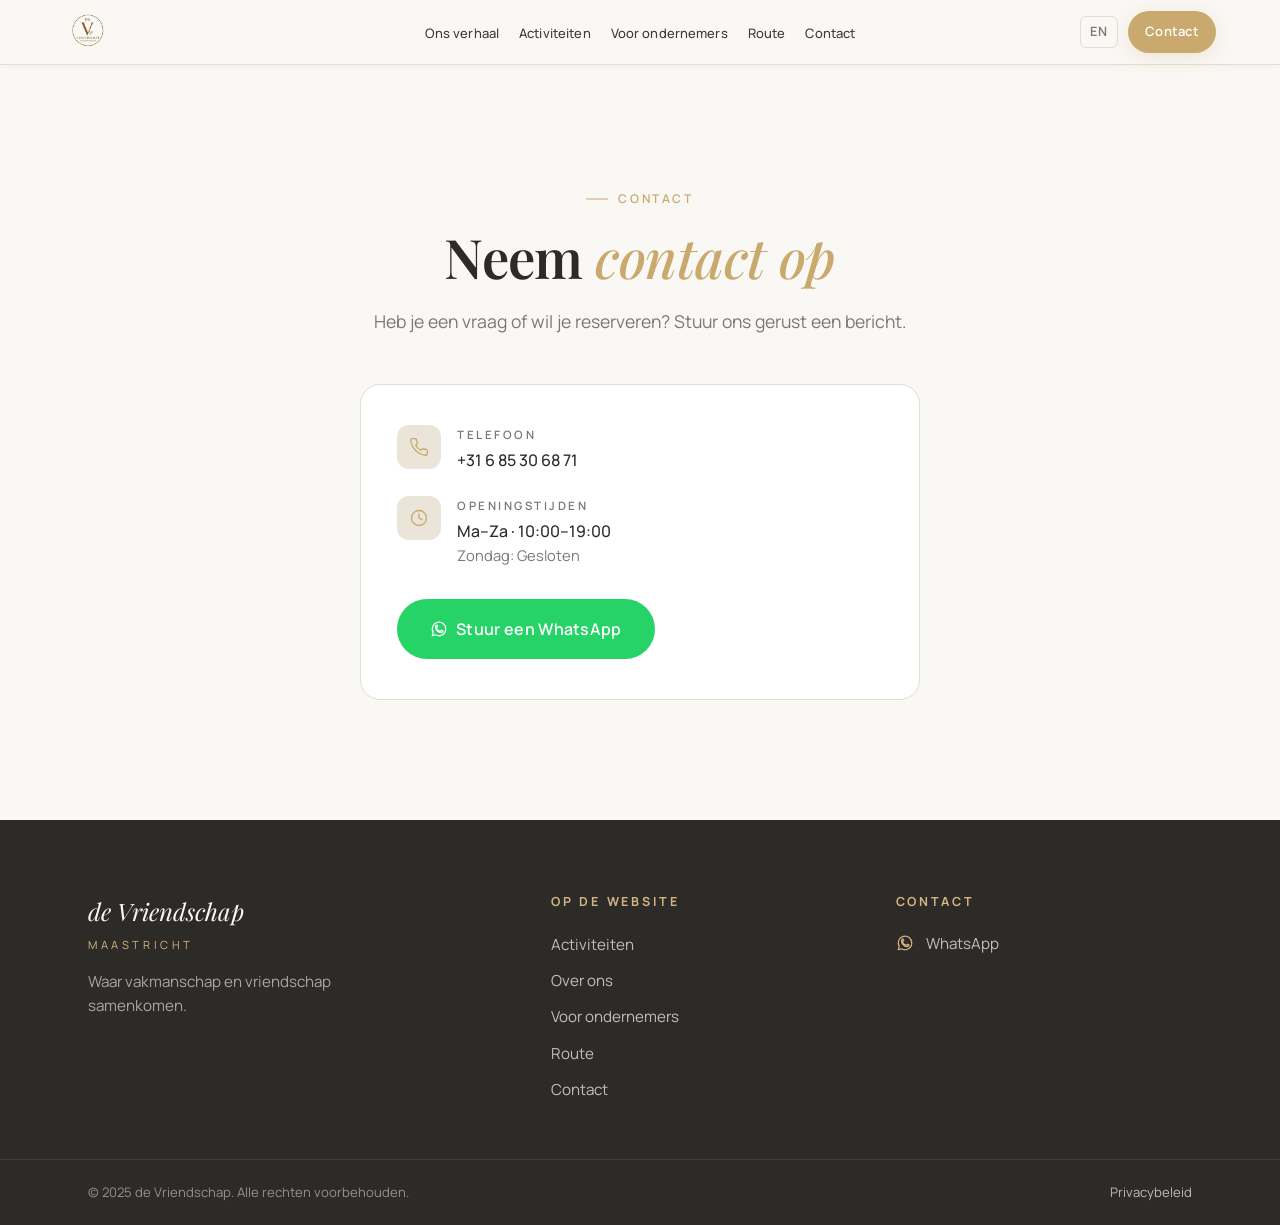
<file: contact.html>
<!DOCTYPE html>
<html lang="nl">
<head>
  <meta charset="UTF-8" />
  <meta name="viewport" content="width=device-width, initial-scale=1.0" />
  <meta name="theme-color" content="#FAF8F4" />
  <title>Contact — de Vriendschap Maastricht</title>
  <meta name="description" content="Neem contact op met de Vriendschap in Maastricht. Bel, stuur een WhatsApp of kom langs tijdens openingstijden." />
  <link rel="alternate" hreflang="nl" href="contact.html" />
  <link rel="alternate" hreflang="en" href="en/contact.html" />
  <link rel="icon" type="image/png" href="images/logo.png" />
  <link rel="preconnect" href="https://fonts.googleapis.com" />
  <link rel="preconnect" href="https://fonts.gstatic.com" crossorigin />
  <link href="https://fonts.googleapis.com/css2?family=Manrope:wght@300;400;500;600;700;800&family=Playfair+Display:ital,wght@0,400;0,500;0,600;0,700;1,400;1,500;1,600;1,700&display=swap" rel="stylesheet" />
  <link rel="stylesheet" href="css/style.css" />
</head>
<body>

  <svg xmlns="http://www.w3.org/2000/svg" style="display:none;" aria-hidden="true">
    <defs>
      <symbol id="i-clock" viewBox="0 0 24 24" fill="none" stroke="currentColor" stroke-width="1.6" stroke-linecap="round" stroke-linejoin="round">
        <circle cx="12" cy="12" r="9"/><polyline points="12 7 12 12 15.5 14"/>
      </symbol>
      <symbol id="i-phone" viewBox="0 0 24 24" fill="none" stroke="currentColor" stroke-width="1.6" stroke-linecap="round" stroke-linejoin="round">
        <path d="M22 16.92v3a2 2 0 0 1-2.18 2 19.86 19.86 0 0 1-8.63-3.07 19.5 19.5 0 0 1-6-6A19.86 19.86 0 0 1 2.12 4.18 2 2 0 0 1 4.11 2h3a2 2 0 0 1 2 1.72c.13.96.37 1.9.72 2.81a2 2 0 0 1-.45 2.11L8.09 9.91a16 16 0 0 0 6 6l1.27-1.27a2 2 0 0 1 2.11-.45c.91.35 1.85.59 2.81.72A2 2 0 0 1 22 16.92z"/>
      </symbol>
      <symbol id="i-arrow-up" viewBox="0 0 24 24" fill="none" stroke="currentColor" stroke-width="2" stroke-linecap="round" stroke-linejoin="round">
        <line x1="12" y1="19" x2="12" y2="5"/><polyline points="6 11 12 5 18 11"/>
      </symbol>
      <symbol id="i-whatsapp" viewBox="0 0 24 24" fill="none" stroke="currentColor" stroke-width="1.6" stroke-linecap="round" stroke-linejoin="round">
        <path d="M21 12a9 9 0 0 1-13.5 7.8L3 21l1.3-4.5A9 9 0 1 1 21 12z"/>
        <path d="M8.5 9.5c.5 3 2.5 5 5.5 5.5l1.3-1.3 2.2 1c-.4 1.2-1.6 2-3 2-3.4 0-7.2-3.8-7.2-7.2 0-1.4.8-2.6 2-3l1 2.2-1.3 1.3z"/>
      </symbol>
    </defs>
  </svg>

  <nav class="navbar" aria-label="Hoofdnavigatie">
    <div class="navbar__inner">
      <a href="index.html" aria-label="de Vriendschap — Home">
        <img src="images/logo.png" alt="de Vriendschap" class="navbar__logo" />
      </a>

      <ul class="navbar__nav" role="list">
        <li><a href="index.html#verhaal"       class="navbar__link">Ons verhaal</a></li>
        <li><a href="index.html#activiteiten"  class="navbar__link">Activiteiten</a></li>
        <li><a href="index.html#ondernemers"   class="navbar__link">Voor ondernemers</a></li>
        <li><a href="route.html"               class="navbar__link">Route</a></li>
        <li><a href="contact.html"             class="navbar__link">Contact</a></li>
      </ul>

      <div class="navbar__actions">
        <a href="en/contact.html" class="navbar__lang" title="Switch to English">EN</a>
        <a href="contact.html" class="btn btn-primary">Contact</a>
      </div>

      <button class="navbar__hamburger" aria-label="Menu openen" aria-expanded="false">
        <span></span><span></span><span></span>
      </button>
    </div>
  </nav>

  <!-- Mobile Nav -->
  <nav class="navbar__mobile" aria-label="Mobiele navigatie">
    <a href="index.html#verhaal"      class="navbar__mobile-link">Ons verhaal</a>
    <a href="index.html#activiteiten" class="navbar__mobile-link">Activiteiten</a>
    <a href="index.html#ondernemers"  class="navbar__mobile-link">Voor ondernemers</a>
    <a href="route.html"              class="navbar__mobile-link">Route</a>
    <a href="contact.html"            class="navbar__mobile-link">Contact</a>
    <div class="navbar__mobile-actions">
      <a href="contact.html" class="btn btn-primary navbar__mobile-book">Contact</a>
      <a href="en/contact.html" class="navbar__lang navbar__mobile-lang">EN</a>
    </div>
  </nav>

  <main class="page-main">
    <section class="page-section contact">
      <div class="container">
        <header class="contact-page__intro reveal">
          <span class="section__label">Contact</span>
          <h1 class="section__title">Neem <em>contact op</em></h1>
          <p class="section__subtitle">Heb je een vraag of wil je reserveren? Stuur ons gerust een bericht.</p>
        </header>

        <div class="contact-page__content reveal">
          <div class="contact__info">
            <ul class="contact__list">
              <li class="contact__item">
                <span class="contact__icon" aria-hidden="true"><span class="icon"><svg><use href="#i-phone"/></svg></span></span>
                <div>
                  <span class="contact__label">Telefoon</span>
                  <a href="tel:+31685306871" class="contact__value">+31 6 85 30 68 71</a>
                </div>
              </li>
              <li class="contact__item">
                <span class="contact__icon" aria-hidden="true"><span class="icon"><svg><use href="#i-clock"/></svg></span></span>
                <div>
                  <span class="contact__label">Openingstijden</span>
                  <span class="contact__value">
                    Ma–Za · 10:00–19:00<br/>
                    <span class="contact__muted">Zondag: Gesloten</span>
                  </span>
                </div>
              </li>
            </ul>

            <a href="https://wa.me/31685306871?text=Hallo%2C%20ik%20wil%20graag%20meer%20weten%20over%20de%20Vriendschap" target="_blank" rel="noopener" class="btn btn--whatsapp btn--lg contact__whatsapp">
              <span class="icon" aria-hidden="true"><svg><use href="#i-whatsapp"/></svg></span>
              Stuur een WhatsApp
            </a>
          </div>
        </div>
      </div>
    </section>
  </main>

  <footer class="footer">
    <div class="container footer__inner">
      <div class="footer__brand">
        <div class="footer__logo">
          <span class="footer__logo-main">de Vriendschap</span>
          <span class="footer__logo-sub">Maastricht</span>
        </div>
        <p class="footer__tagline">Waar vakmanschap en vriendschap samenkomen.</p>
      </div>

      <nav class="footer__nav" aria-label="Footer navigatie">
        <h4 class="footer__heading">Op de website</h4>
        <ul>
          <li><a href="index.html#activiteiten">Activiteiten</a></li>
          <li><a href="index.html#verhaal">Over ons</a></li>
          <li><a href="index.html#ondernemers">Voor ondernemers</a></li>
          <li><a href="route.html">Route</a></li>
          <li><a href="contact.html">Contact</a></li>
        </ul>
      </nav>

      <div class="footer__connect">
        <h4 class="footer__heading">Contact</h4>
        <div class="footer__social">
          <a href="https://wa.me/31685306871" target="_blank" rel="noopener" class="footer__social-link">
            <span class="icon" aria-hidden="true"><svg><use href="#i-whatsapp"/></svg></span>
            WhatsApp
          </a>
        </div>
      </div>
    </div>

    <div class="footer__bottom">
      <div class="container footer__bottom-inner">
        <p>© 2025 de Vriendschap. Alle rechten voorbehouden.</p>
        <p><a href="#">Privacybeleid</a></p>
      </div>
    </div>
  </footer>

  <button class="scroll-top" id="scrollTop" aria-label="Naar boven">
    <span class="icon" aria-hidden="true"><svg><use href="#i-arrow-up"/></svg></span>
  </button>

  <script src="js/main.js"></script>
</body>
</html>
</file>
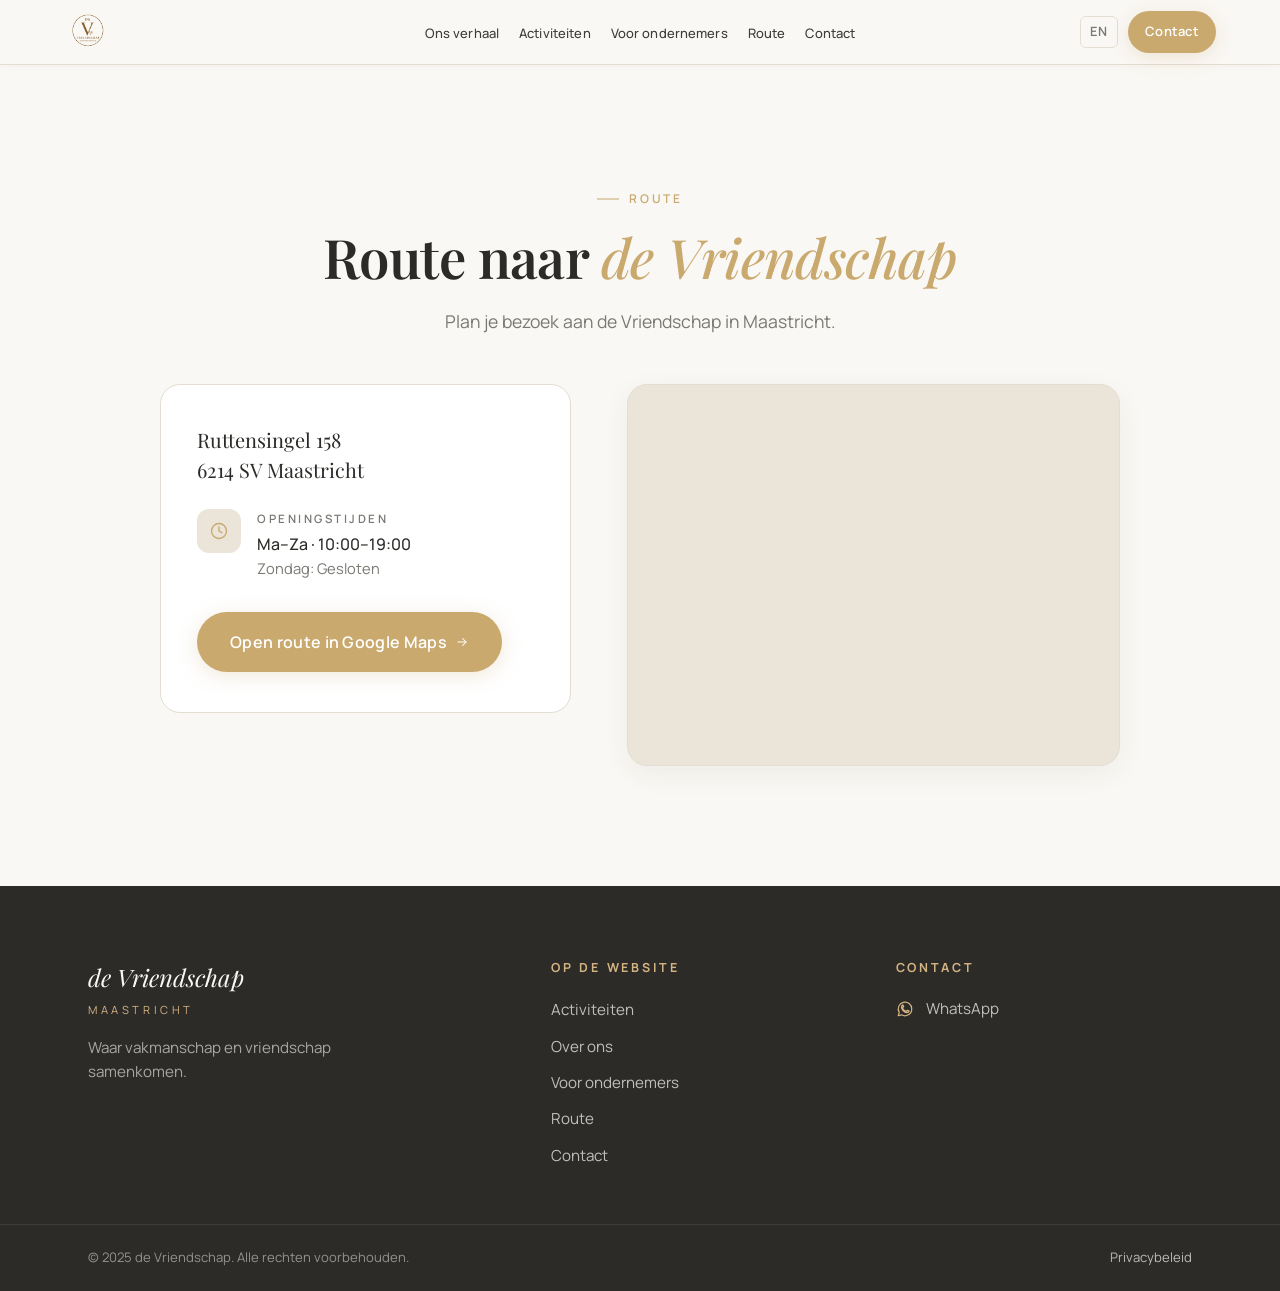
<file: route.html>
<!DOCTYPE html>
<html lang="nl">
<head>
  <meta charset="UTF-8" />
  <meta name="viewport" content="width=device-width, initial-scale=1.0" />
  <meta name="theme-color" content="#FAF8F4" />
  <title>Route — de Vriendschap Maastricht</title>
  <meta name="description" content="Plan je bezoek aan de Vriendschap in Maastricht. Ruttensingel 158, 6214 SV Maastricht." />
  <link rel="alternate" hreflang="nl" href="route.html" />
  <link rel="alternate" hreflang="en" href="en/route.html" />
  <link rel="icon" type="image/png" href="images/logo.png" />
  <link rel="preconnect" href="https://fonts.googleapis.com" />
  <link rel="preconnect" href="https://fonts.gstatic.com" crossorigin />
  <link href="https://fonts.googleapis.com/css2?family=Manrope:wght@300;400;500;600;700;800&family=Playfair+Display:ital,wght@0,400;0,500;0,600;0,700;1,400;1,500;1,600;1,700&display=swap" rel="stylesheet" />
  <link rel="stylesheet" href="css/style.css" />
</head>
<body>

  <svg xmlns="http://www.w3.org/2000/svg" style="display:none;" aria-hidden="true">
    <defs>
      <symbol id="i-clock" viewBox="0 0 24 24" fill="none" stroke="currentColor" stroke-width="1.6" stroke-linecap="round" stroke-linejoin="round">
        <circle cx="12" cy="12" r="9"/><polyline points="12 7 12 12 15.5 14"/>
      </symbol>
      <symbol id="i-pin" viewBox="0 0 24 24" fill="none" stroke="currentColor" stroke-width="1.6" stroke-linecap="round" stroke-linejoin="round">
        <path d="M12 21s-7-7.5-7-12a7 7 0 0 1 14 0c0 4.5-7 12-7 12z"/><circle cx="12" cy="9" r="2.5"/>
      </symbol>
      <symbol id="i-arrow-right" viewBox="0 0 24 24" fill="none" stroke="currentColor" stroke-width="1.8" stroke-linecap="round" stroke-linejoin="round">
        <line x1="5" y1="12" x2="19" y2="12"/><polyline points="13 6 19 12 13 18"/>
      </symbol>
      <symbol id="i-arrow-up" viewBox="0 0 24 24" fill="none" stroke="currentColor" stroke-width="2" stroke-linecap="round" stroke-linejoin="round">
        <line x1="12" y1="19" x2="12" y2="5"/><polyline points="6 11 12 5 18 11"/>
      </symbol>
      <symbol id="i-whatsapp" viewBox="0 0 24 24" fill="none" stroke="currentColor" stroke-width="1.6" stroke-linecap="round" stroke-linejoin="round">
        <path d="M21 12a9 9 0 0 1-13.5 7.8L3 21l1.3-4.5A9 9 0 1 1 21 12z"/>
        <path d="M8.5 9.5c.5 3 2.5 5 5.5 5.5l1.3-1.3 2.2 1c-.4 1.2-1.6 2-3 2-3.4 0-7.2-3.8-7.2-7.2 0-1.4.8-2.6 2-3l1 2.2-1.3 1.3z"/>
      </symbol>
    </defs>
  </svg>

  <nav class="navbar" aria-label="Hoofdnavigatie">
    <div class="navbar__inner">
      <a href="index.html" aria-label="de Vriendschap — Home">
        <img src="images/logo.png" alt="de Vriendschap" class="navbar__logo" />
      </a>

      <ul class="navbar__nav" role="list">
        <li><a href="index.html#verhaal"       class="navbar__link">Ons verhaal</a></li>
        <li><a href="index.html#activiteiten"  class="navbar__link">Activiteiten</a></li>
        <li><a href="index.html#ondernemers"   class="navbar__link">Voor ondernemers</a></li>
        <li><a href="route.html"               class="navbar__link">Route</a></li>
        <li><a href="contact.html"             class="navbar__link">Contact</a></li>
      </ul>

      <div class="navbar__actions">
        <a href="en/route.html" class="navbar__lang" title="Switch to English">EN</a>
        <a href="contact.html" class="btn btn-primary">Contact</a>
      </div>

      <button class="navbar__hamburger" aria-label="Menu openen" aria-expanded="false">
        <span></span><span></span><span></span>
      </button>
    </div>
  </nav>

  <!-- Mobile Nav -->
  <nav class="navbar__mobile" aria-label="Mobiele navigatie">
    <a href="index.html#verhaal"      class="navbar__mobile-link">Ons verhaal</a>
    <a href="index.html#activiteiten" class="navbar__mobile-link">Activiteiten</a>
    <a href="index.html#ondernemers"  class="navbar__mobile-link">Voor ondernemers</a>
    <a href="route.html"              class="navbar__mobile-link">Route</a>
    <a href="contact.html"            class="navbar__mobile-link">Contact</a>
    <div class="navbar__mobile-actions">
      <a href="contact.html" class="btn btn-primary navbar__mobile-book">Contact</a>
      <a href="en/route.html" class="navbar__lang navbar__mobile-lang">EN</a>
    </div>
  </nav>

  <main class="page-main">
    <section class="page-section contact">
      <div class="container">
        <header class="route-page__intro reveal">
          <span class="section__label">Route</span>
          <h1 class="section__title">Route naar <em>de Vriendschap</em></h1>
          <p class="section__subtitle">Plan je bezoek aan de Vriendschap in Maastricht.</p>
        </header>

        <div class="route-page__grid">
          <div class="route-page__details reveal">
            <p class="route-page__address">
              Ruttensingel 158<br/>
              6214 SV Maastricht
            </p>

            <ul class="contact__list">
              <li class="contact__item">
                <span class="contact__icon" aria-hidden="true"><span class="icon"><svg><use href="#i-clock"/></svg></span></span>
                <div>
                  <span class="contact__label">Openingstijden</span>
                  <span class="contact__value">
                    Ma–Za · 10:00–19:00<br/>
                    <span class="contact__muted">Zondag: Gesloten</span>
                  </span>
                </div>
              </li>
            </ul>

            <div class="route-page__actions">
              <a href="https://www.google.com/maps/dir/?api=1&destination=Ruttensingel+158,+6214+SV+Maastricht" target="_blank" rel="noopener" class="btn btn--primary btn--lg">
                Open route in Google Maps
                <span class="icon icon--sm btn__arrow" aria-hidden="true"><svg><use href="#i-arrow-right"/></svg></span>
              </a>
            </div>
          </div>

          <div class="route-page__map reveal" aria-label="Kaart">
            <iframe
              src="https://www.google.com/maps/embed?pb=!1m18!1m12!1m3!1d2516.1823456789!2d5.706800!3d50.841200!2m3!1f0!2f0!3f0!3m2!1i1024!2i768!4f13.1!3m3!1m2!1s0x47c0ead2dfe5a6b3%3A0x3c7d0d3b0b0b0b0b!2sRuttensingel+158%2C+6214+SV+Maastricht!5e0!3m2!1snl!2snl!4v1716900000000!5m2!1snl!2snl"
              width="100%"
              height="100%"
              style="border:0;"
              allowfullscreen=""
              loading="lazy"
              referrerpolicy="no-referrer-when-downgrade"
              title="de Vriendschap op de kaart">
            </iframe>
          </div>
        </div>
      </div>
    </section>
  </main>

  <footer class="footer">
    <div class="container footer__inner">
      <div class="footer__brand">
        <div class="footer__logo">
          <span class="footer__logo-main">de Vriendschap</span>
          <span class="footer__logo-sub">Maastricht</span>
        </div>
        <p class="footer__tagline">Waar vakmanschap en vriendschap samenkomen.</p>
      </div>

      <nav class="footer__nav" aria-label="Footer navigatie">
        <h4 class="footer__heading">Op de website</h4>
        <ul>
          <li><a href="index.html#activiteiten">Activiteiten</a></li>
          <li><a href="index.html#verhaal">Over ons</a></li>
          <li><a href="index.html#ondernemers">Voor ondernemers</a></li>
          <li><a href="route.html">Route</a></li>
          <li><a href="contact.html">Contact</a></li>
        </ul>
      </nav>

      <div class="footer__connect">
        <h4 class="footer__heading">Contact</h4>
        <div class="footer__social">
          <a href="https://wa.me/31685306871" target="_blank" rel="noopener" class="footer__social-link">
            <span class="icon" aria-hidden="true"><svg><use href="#i-whatsapp"/></svg></span>
            WhatsApp
          </a>
        </div>
      </div>
    </div>

    <div class="footer__bottom">
      <div class="container footer__bottom-inner">
        <p>© 2025 de Vriendschap. Alle rechten voorbehouden.</p>
        <p><a href="#">Privacybeleid</a></p>
      </div>
    </div>
  </footer>

  <button class="scroll-top" id="scrollTop" aria-label="Naar boven">
    <span class="icon" aria-hidden="true"><svg><use href="#i-arrow-up"/></svg></span>
  </button>

  <script src="js/main.js"></script>
</body>
</html>
</file>
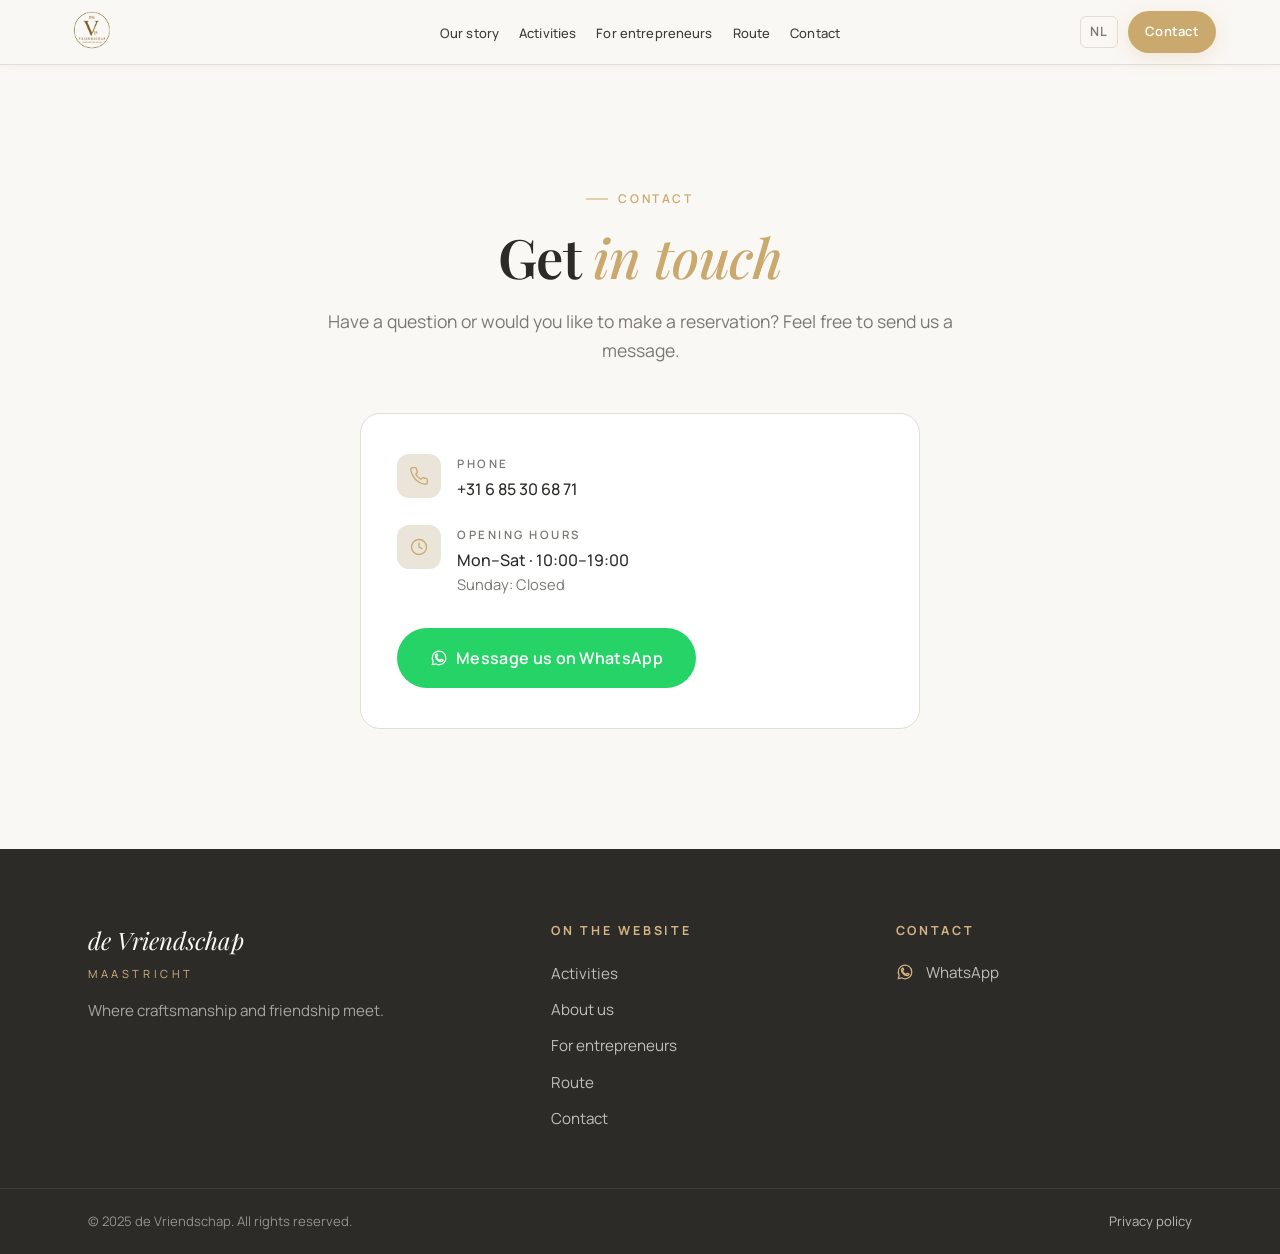
<file: en/contact.html>
<!DOCTYPE html>
<html lang="en">
<head>
  <meta charset="UTF-8" />
  <meta name="viewport" content="width=device-width, initial-scale=1.0" />
  <meta name="theme-color" content="#FAF8F4" />
  <title>Contact — de Vriendschap Maastricht</title>
  <meta name="description" content="Get in touch with de Vriendschap in Maastricht. Call, send a WhatsApp, or visit during opening hours." />
  <link rel="alternate" hreflang="nl" href="../contact.html" />
  <link rel="alternate" hreflang="en" href="contact.html" />
  <link rel="icon" type="image/png" href="../images/logo.png" />
  <link rel="preconnect" href="https://fonts.googleapis.com" />
  <link rel="preconnect" href="https://fonts.gstatic.com" crossorigin />
  <link href="https://fonts.googleapis.com/css2?family=Manrope:wght@300;400;500;600;700;800&family=Playfair+Display:ital,wght@0,400;0,500;0,600;0,700;1,400;1,500;1,600;1,700&display=swap" rel="stylesheet" />
  <link rel="stylesheet" href="css/style.css" />
</head>
<body>

  <svg xmlns="http://www.w3.org/2000/svg" style="display:none;" aria-hidden="true">
    <defs>
      <symbol id="i-clock" viewBox="0 0 24 24" fill="none" stroke="currentColor" stroke-width="1.6" stroke-linecap="round" stroke-linejoin="round">
        <circle cx="12" cy="12" r="9"/><polyline points="12 7 12 12 15.5 14"/>
      </symbol>
      <symbol id="i-phone" viewBox="0 0 24 24" fill="none" stroke="currentColor" stroke-width="1.6" stroke-linecap="round" stroke-linejoin="round">
        <path d="M22 16.92v3a2 2 0 0 1-2.18 2 19.86 19.86 0 0 1-8.63-3.07 19.5 19.5 0 0 1-6-6A19.86 19.86 0 0 1 2.12 4.18 2 2 0 0 1 4.11 2h3a2 2 0 0 1 2 1.72c.13.96.37 1.9.72 2.81a2 2 0 0 1-.45 2.11L8.09 9.91a16 16 0 0 0 6 6l1.27-1.27a2 2 0 0 1 2.11-.45c.91.35 1.85.59 2.81.72A2 2 0 0 1 22 16.92z"/>
      </symbol>
      <symbol id="i-arrow-up" viewBox="0 0 24 24" fill="none" stroke="currentColor" stroke-width="2" stroke-linecap="round" stroke-linejoin="round">
        <line x1="12" y1="19" x2="12" y2="5"/><polyline points="6 11 12 5 18 11"/>
      </symbol>
      <symbol id="i-whatsapp" viewBox="0 0 24 24" fill="none" stroke="currentColor" stroke-width="1.6" stroke-linecap="round" stroke-linejoin="round">
        <path d="M21 12a9 9 0 0 1-13.5 7.8L3 21l1.3-4.5A9 9 0 1 1 21 12z"/>
        <path d="M8.5 9.5c.5 3 2.5 5 5.5 5.5l1.3-1.3 2.2 1c-.4 1.2-1.6 2-3 2-3.4 0-7.2-3.8-7.2-7.2 0-1.4.8-2.6 2-3l1 2.2-1.3 1.3z"/>
      </symbol>
    </defs>
  </svg>

  <nav class="navbar" aria-label="Main navigation">
    <div class="navbar__inner">
      <a href="index.html" aria-label="de Vriendschap — Home">
        <img src="../images/logo.png" alt="de Vriendschap" class="navbar__logo" />
      </a>

      <ul class="navbar__nav" role="list">
        <li><a href="index.html#story"         class="navbar__link">Our story</a></li>
        <li><a href="index.html#activities"    class="navbar__link">Activities</a></li>
        <li><a href="index.html#entrepreneurs" class="navbar__link">For entrepreneurs</a></li>
        <li><a href="route.html"               class="navbar__link">Route</a></li>
        <li><a href="contact.html"             class="navbar__link">Contact</a></li>
      </ul>

      <div class="navbar__actions">
        <a href="../contact.html" class="navbar__lang" title="Schakel naar Nederlands">NL</a>
        <a href="contact.html" class="btn btn-primary">Contact</a>
      </div>

      <button class="navbar__hamburger" aria-label="Open menu" aria-expanded="false">
        <span></span><span></span><span></span>
      </button>
    </div>
  </nav>

  <!-- Mobile Nav -->
  <nav class="navbar__mobile" aria-label="Mobile navigation">
    <a href="index.html#story"         class="navbar__mobile-link">Our story</a>
    <a href="index.html#activities"    class="navbar__mobile-link">Activities</a>
    <a href="index.html#entrepreneurs" class="navbar__mobile-link">For entrepreneurs</a>
    <a href="route.html"               class="navbar__mobile-link">Route</a>
    <a href="contact.html"             class="navbar__mobile-link">Contact</a>
    <div class="navbar__mobile-actions">
      <a href="contact.html" class="btn btn-primary navbar__mobile-book">Contact</a>
      <a href="../contact.html" class="navbar__lang navbar__mobile-lang">NL</a>
    </div>
  </nav>

  <main class="page-main">
    <section class="page-section contact">
      <div class="container">
        <header class="contact-page__intro reveal">
          <span class="section__label">Contact</span>
          <h1 class="section__title">Get <em>in touch</em></h1>
          <p class="section__subtitle">Have a question or would you like to make a reservation? Feel free to send us a message.</p>
        </header>

        <div class="contact-page__content reveal">
          <div class="contact__info">
            <ul class="contact__list">
              <li class="contact__item">
                <span class="contact__icon" aria-hidden="true"><span class="icon"><svg><use href="#i-phone"/></svg></span></span>
                <div>
                  <span class="contact__label">Phone</span>
                  <a href="tel:+31685306871" class="contact__value">+31 6 85 30 68 71</a>
                </div>
              </li>
              <li class="contact__item">
                <span class="contact__icon" aria-hidden="true"><span class="icon"><svg><use href="#i-clock"/></svg></span></span>
                <div>
                  <span class="contact__label">Opening hours</span>
                  <span class="contact__value">
                    Mon–Sat · 10:00–19:00<br/>
                    <span class="contact__muted">Sunday: Closed</span>
                  </span>
                </div>
              </li>
            </ul>

            <a href="https://wa.me/31685306871?text=Hello%2C%20I%20would%20like%20to%20know%20more%20about%20de%20Vriendschap" target="_blank" rel="noopener" class="btn btn--whatsapp btn--lg contact__whatsapp">
              <span class="icon" aria-hidden="true"><svg><use href="#i-whatsapp"/></svg></span>
              Message us on WhatsApp
            </a>
          </div>
        </div>
      </div>
    </section>
  </main>

  <footer class="footer">
    <div class="container footer__inner">
      <div class="footer__brand">
        <div class="footer__logo">
          <span class="footer__logo-main">de Vriendschap</span>
          <span class="footer__logo-sub">Maastricht</span>
        </div>
        <p class="footer__tagline">Where craftsmanship and friendship meet.</p>
      </div>

      <nav class="footer__nav" aria-label="Footer navigation">
        <h4 class="footer__heading">On the website</h4>
        <ul>
          <li><a href="index.html#activities">Activities</a></li>
          <li><a href="index.html#story">About us</a></li>
          <li><a href="index.html#entrepreneurs">For entrepreneurs</a></li>
          <li><a href="route.html">Route</a></li>
          <li><a href="contact.html">Contact</a></li>
        </ul>
      </nav>

      <div class="footer__connect">
        <h4 class="footer__heading">Contact</h4>
        <div class="footer__social">
          <a href="https://wa.me/31685306871" target="_blank" rel="noopener" class="footer__social-link">
            <span class="icon" aria-hidden="true"><svg><use href="#i-whatsapp"/></svg></span>
            WhatsApp
          </a>
        </div>
      </div>
    </div>

    <div class="footer__bottom">
      <div class="container footer__bottom-inner">
        <p>© 2025 de Vriendschap. All rights reserved.</p>
        <p><a href="#">Privacy policy</a></p>
      </div>
    </div>
  </footer>

  <button class="scroll-top" id="scrollTop" aria-label="Back to top">
    <span class="icon" aria-hidden="true"><svg><use href="#i-arrow-up"/></svg></span>
  </button>

  <script src="js/main.js"></script>
</body>
</html>
</file>
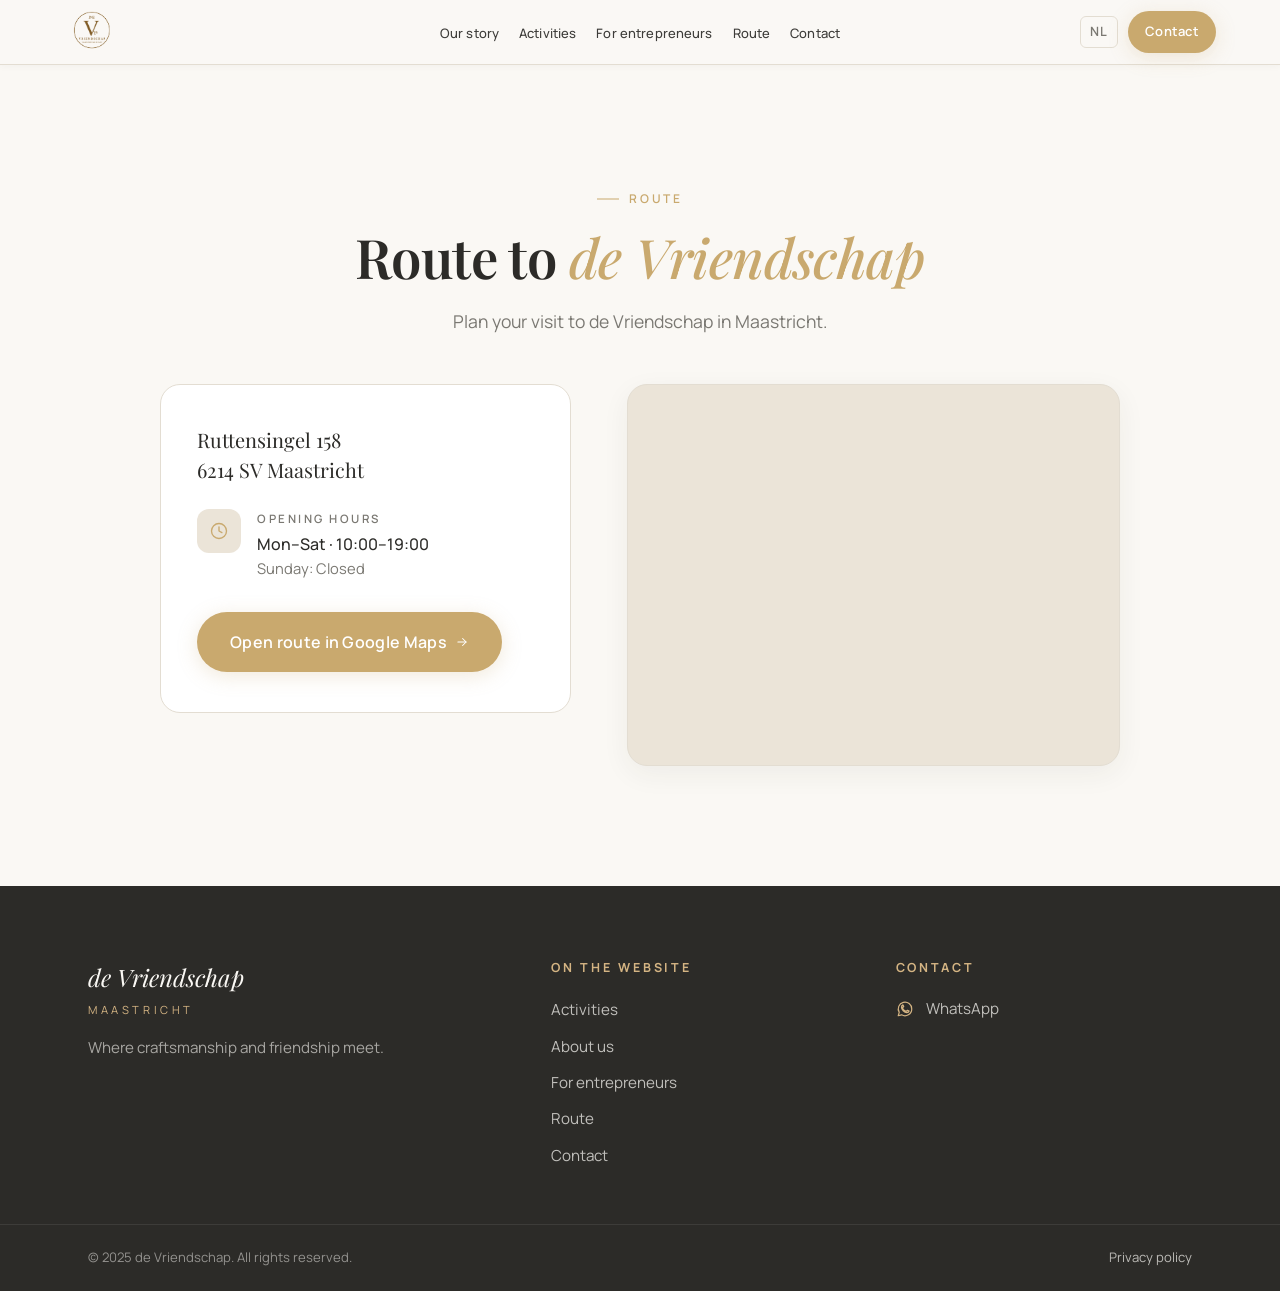
<file: en/route.html>
<!DOCTYPE html>
<html lang="en">
<head>
  <meta charset="UTF-8" />
  <meta name="viewport" content="width=device-width, initial-scale=1.0" />
  <meta name="theme-color" content="#FAF8F4" />
  <title>Route — de Vriendschap Maastricht</title>
  <meta name="description" content="Plan your visit to de Vriendschap in Maastricht. Ruttensingel 158, 6214 SV Maastricht." />
  <link rel="alternate" hreflang="nl" href="../route.html" />
  <link rel="alternate" hreflang="en" href="route.html" />
  <link rel="icon" type="image/png" href="../images/logo.png" />
  <link rel="preconnect" href="https://fonts.googleapis.com" />
  <link rel="preconnect" href="https://fonts.gstatic.com" crossorigin />
  <link href="https://fonts.googleapis.com/css2?family=Manrope:wght@300;400;500;600;700;800&family=Playfair+Display:ital,wght@0,400;0,500;0,600;0,700;1,400;1,500;1,600;1,700&display=swap" rel="stylesheet" />
  <link rel="stylesheet" href="css/style.css" />
</head>
<body>

  <svg xmlns="http://www.w3.org/2000/svg" style="display:none;" aria-hidden="true">
    <defs>
      <symbol id="i-clock" viewBox="0 0 24 24" fill="none" stroke="currentColor" stroke-width="1.6" stroke-linecap="round" stroke-linejoin="round">
        <circle cx="12" cy="12" r="9"/><polyline points="12 7 12 12 15.5 14"/>
      </symbol>
      <symbol id="i-pin" viewBox="0 0 24 24" fill="none" stroke="currentColor" stroke-width="1.6" stroke-linecap="round" stroke-linejoin="round">
        <path d="M12 21s-7-7.5-7-12a7 7 0 0 1 14 0c0 4.5-7 12-7 12z"/><circle cx="12" cy="9" r="2.5"/>
      </symbol>
      <symbol id="i-arrow-right" viewBox="0 0 24 24" fill="none" stroke="currentColor" stroke-width="1.8" stroke-linecap="round" stroke-linejoin="round">
        <line x1="5" y1="12" x2="19" y2="12"/><polyline points="13 6 19 12 13 18"/>
      </symbol>
      <symbol id="i-arrow-up" viewBox="0 0 24 24" fill="none" stroke="currentColor" stroke-width="2" stroke-linecap="round" stroke-linejoin="round">
        <line x1="12" y1="19" x2="12" y2="5"/><polyline points="6 11 12 5 18 11"/>
      </symbol>
      <symbol id="i-whatsapp" viewBox="0 0 24 24" fill="none" stroke="currentColor" stroke-width="1.6" stroke-linecap="round" stroke-linejoin="round">
        <path d="M21 12a9 9 0 0 1-13.5 7.8L3 21l1.3-4.5A9 9 0 1 1 21 12z"/>
        <path d="M8.5 9.5c.5 3 2.5 5 5.5 5.5l1.3-1.3 2.2 1c-.4 1.2-1.6 2-3 2-3.4 0-7.2-3.8-7.2-7.2 0-1.4.8-2.6 2-3l1 2.2-1.3 1.3z"/>
      </symbol>
    </defs>
  </svg>

  <nav class="navbar" aria-label="Main navigation">
    <div class="navbar__inner">
      <a href="index.html" aria-label="de Vriendschap — Home">
        <img src="../images/logo.png" alt="de Vriendschap" class="navbar__logo" />
      </a>

      <ul class="navbar__nav" role="list">
        <li><a href="index.html#story"         class="navbar__link">Our story</a></li>
        <li><a href="index.html#activities"    class="navbar__link">Activities</a></li>
        <li><a href="index.html#entrepreneurs" class="navbar__link">For entrepreneurs</a></li>
        <li><a href="route.html"               class="navbar__link">Route</a></li>
        <li><a href="contact.html"             class="navbar__link">Contact</a></li>
      </ul>

      <div class="navbar__actions">
        <a href="../route.html" class="navbar__lang" title="Schakel naar Nederlands">NL</a>
        <a href="contact.html" class="btn btn-primary">Contact</a>
      </div>

      <button class="navbar__hamburger" aria-label="Open menu" aria-expanded="false">
        <span></span><span></span><span></span>
      </button>
    </div>
  </nav>

  <!-- Mobile Nav -->
  <nav class="navbar__mobile" aria-label="Mobile navigation">
    <a href="index.html#story"         class="navbar__mobile-link">Our story</a>
    <a href="index.html#activities"    class="navbar__mobile-link">Activities</a>
    <a href="index.html#entrepreneurs" class="navbar__mobile-link">For entrepreneurs</a>
    <a href="route.html"               class="navbar__mobile-link">Route</a>
    <a href="contact.html"             class="navbar__mobile-link">Contact</a>
    <div class="navbar__mobile-actions">
      <a href="contact.html" class="btn btn-primary navbar__mobile-book">Contact</a>
      <a href="../route.html" class="navbar__lang navbar__mobile-lang">NL</a>
    </div>
  </nav>

  <main class="page-main">
    <section class="page-section contact">
      <div class="container">
        <header class="route-page__intro reveal">
          <span class="section__label">Route</span>
          <h1 class="section__title">Route to <em>de Vriendschap</em></h1>
          <p class="section__subtitle">Plan your visit to de Vriendschap in Maastricht.</p>
        </header>

        <div class="route-page__grid">
          <div class="route-page__details reveal">
            <p class="route-page__address">
              Ruttensingel 158<br/>
              6214 SV Maastricht
            </p>

            <ul class="contact__list">
              <li class="contact__item">
                <span class="contact__icon" aria-hidden="true"><span class="icon"><svg><use href="#i-clock"/></svg></span></span>
                <div>
                  <span class="contact__label">Opening hours</span>
                  <span class="contact__value">
                    Mon–Sat · 10:00–19:00<br/>
                    <span class="contact__muted">Sunday: Closed</span>
                  </span>
                </div>
              </li>
            </ul>

            <div class="route-page__actions">
              <a href="https://www.google.com/maps/dir/?api=1&destination=Ruttensingel+158,+6214+SV+Maastricht" target="_blank" rel="noopener" class="btn btn--primary btn--lg">
                Open route in Google Maps
                <span class="icon icon--sm btn__arrow" aria-hidden="true"><svg><use href="#i-arrow-right"/></svg></span>
              </a>
            </div>
          </div>

          <div class="route-page__map reveal" aria-label="Map">
            <iframe
              src="https://www.google.com/maps/embed?pb=!1m18!1m12!1m3!1d2516.1823456789!2d5.706800!3d50.841200!2m3!1f0!2f0!3f0!3m2!1i1024!2i768!4f13.1!3m3!1m2!1s0x47c0ead2dfe5a6b3%3A0x3c7d0d3b0b0b0b0b!2sRuttensingel+158%2C+6214+SV+Maastricht!5e0!3m2!1sen!2snl!4v1716900000000!5m2!1sen!2snl"
              width="100%"
              height="100%"
              style="border:0;"
              allowfullscreen=""
              loading="lazy"
              referrerpolicy="no-referrer-when-downgrade"
              title="de Vriendschap on the map">
            </iframe>
          </div>
        </div>
      </div>
    </section>
  </main>

  <footer class="footer">
    <div class="container footer__inner">
      <div class="footer__brand">
        <div class="footer__logo">
          <span class="footer__logo-main">de Vriendschap</span>
          <span class="footer__logo-sub">Maastricht</span>
        </div>
        <p class="footer__tagline">Where craftsmanship and friendship meet.</p>
      </div>

      <nav class="footer__nav" aria-label="Footer navigation">
        <h4 class="footer__heading">On the website</h4>
        <ul>
          <li><a href="index.html#activities">Activities</a></li>
          <li><a href="index.html#story">About us</a></li>
          <li><a href="index.html#entrepreneurs">For entrepreneurs</a></li>
          <li><a href="route.html">Route</a></li>
          <li><a href="contact.html">Contact</a></li>
        </ul>
      </nav>

      <div class="footer__connect">
        <h4 class="footer__heading">Contact</h4>
        <div class="footer__social">
          <a href="https://wa.me/31685306871" target="_blank" rel="noopener" class="footer__social-link">
            <span class="icon" aria-hidden="true"><svg><use href="#i-whatsapp"/></svg></span>
            WhatsApp
          </a>
        </div>
      </div>
    </div>

    <div class="footer__bottom">
      <div class="container footer__bottom-inner">
        <p>© 2025 de Vriendschap. All rights reserved.</p>
        <p><a href="#">Privacy policy</a></p>
      </div>
    </div>
  </footer>

  <button class="scroll-top" id="scrollTop" aria-label="Back to top">
    <span class="icon" aria-hidden="true"><svg><use href="#i-arrow-up"/></svg></span>
  </button>

  <script src="js/main.js"></script>
</body>
</html>
</file>
<file: css/style.css>
/* ============================================================
   de Vriendschap — Concept landing page (V2)
   Palette: warm brown-gold matched to logo
   Fonts: Playfair Display (display) + Manrope (body/UI)
   ============================================================ */

/* ---------- 1. Design tokens ---------- */
:root {
  /* Colors — matched to logo */
  --clr-bg:          #FAF8F4;
  --clr-bg-alt:      #F3EEE6;
  --clr-bg-card:     #FFFFFF;
  --clr-cream:       #EBE4D8;
  --clr-gold:        #C9A96E;
  --clr-gold-light:  #E2C99A;
  --clr-gold-muted:  #D4B483;
  --clr-gold-warm:   #D4B483;
  --clr-gold-dark:   #B8924A;
  --clr-charcoal:    #2C2B28;
  --clr-charcoal-soft:#3A3935;
  --clr-text:        #3D3C39;
  --clr-text-muted:  #7A7872;
  --clr-text-light:  #A8A49E;
  --clr-border:      #E3DDD2;
  --clr-border-dark: #3F3D38;
  --clr-white:       #FFFFFF;
  --clr-whatsapp:    #25D366;
  --clr-whatsapp-dark:#128C7E;

  /* Backwards-compatible alias (older selectors still reference these) */
  --bg:              var(--clr-bg);
  --bg-alt:          var(--clr-bg-alt);
  --card:            var(--clr-bg-card);
  --cream:           var(--clr-cream);
  --gold:            var(--clr-gold);
  --gold-light:      var(--clr-gold-light);
  --gold-dark:       var(--clr-gold-dark);
  --charcoal:        var(--clr-charcoal);
  --charcoal-soft:   var(--clr-charcoal-soft);
  --text:            var(--clr-text);
  --text-muted:      var(--clr-text-muted);
  --border:          var(--clr-border);
  --border-dark:     var(--clr-border-dark);
  --whatsapp:        var(--clr-whatsapp);
  --whatsapp-dark:   var(--clr-whatsapp-dark);

  /* Type */
  --font-display: 'Playfair Display', Georgia, serif;
  --font-body:    'Manrope', -apple-system, BlinkMacSystemFont, 'Segoe UI', sans-serif;

  /* Spacing */
  --space-xs: 8px;
  --space-sm: 16px;
  --space-md: 24px;
  --space-lg: 40px;
  --space-xl: 64px;
  --space-xxl: 96px;

  /* Radius */
  --radius-sm:  6px;
  --radius:     12px;
  --radius-lg:  20px;
  --radius-xl:  28px;

  /* Shadows */
  --shadow-sm:  0 2px 8px rgba(44, 43, 40, 0.04);
  --shadow:     0 8px 28px rgba(44, 43, 40, 0.06);
  --shadow-lg:  0 24px 56px rgba(44, 43, 40, 0.10);
  --shadow-gold:0 4px 20px rgba(201, 169, 110, 0.25);

  --container:  1200px;
  --nav-height: 64px;

  --ease: cubic-bezier(0.4, 0, 0.2, 1);
}

/* ---------- 2. Reset / base ---------- */
*,
*::before,
*::after { box-sizing: border-box; }

html {
  scroll-behavior: smooth;
  -webkit-text-size-adjust: 100%;
}

body {
  margin: 0;
  font-family: var(--font-body);
  font-size: 16px;
  line-height: 1.65;
  color: var(--clr-text);
  background: var(--clr-bg);
  -webkit-font-smoothing: antialiased;
  -moz-osx-font-smoothing: grayscale;
  overflow-x: hidden;
}

img { max-width: 100%; height: auto; display: block; }

a { color: inherit; text-decoration: none; transition: color .25s var(--ease); }
a:hover { color: var(--clr-gold); }

button { font-family: inherit; cursor: pointer; border: 0; background: none; }

ul { list-style: none; padding: 0; margin: 0; }

h1, h2, h3, h4, h5, h6 {
  font-family: var(--font-display);
  font-weight: 600;
  color: var(--clr-charcoal);
  margin: 0;
  letter-spacing: -0.01em;
}

p { margin: 0 0 1em; }

.container {
  width: 100%;
  max-width: var(--container);
  margin: 0 auto;
  padding: 0 24px;
}

@media (min-width: 768px) { .container { padding: 0 40px; } }
@media (min-width: 1200px){ .container { padding: 0 48px; } }

/* ---------- 3. Section primitives ---------- */
section { padding: 96px 0; position: relative; }
@media (min-width: 768px) { section { padding: 120px 0; } }

.section__head {
  max-width: 720px;
  margin: 0 0 56px;
}
.section__head--center {
  text-align: center;
  margin-left: auto;
  margin-right: auto;
}

.section__label {
  display: inline-block;
  font-family: var(--font-body);
  font-size: 12px;
  font-weight: 600;
  letter-spacing: 0.22em;
  text-transform: uppercase;
  color: var(--clr-gold);
  margin-bottom: 18px;
  position: relative;
  padding-left: 32px;
}
.section__label::before {
  content: "";
  position: absolute;
  left: 0; top: 50%;
  width: 22px; height: 1px;
  background: var(--clr-gold);
  transform: translateY(-50%);
}
.section__head--center .section__label { padding-left: 0; }
.section__head--center .section__label::before { display: none; }

.section__label--light { color: var(--clr-gold-warm); }

.section__title {
  font-size: clamp(2rem, 4vw + 0.5rem, 3.4rem);
  line-height: 1.1;
  margin-bottom: 20px;
}
.section__title em {
  font-style: italic;
  color: var(--clr-gold);
  font-weight: 500;
}
.section__title--light { color: #FAF8F5; }
.section__title--light em { color: var(--clr-gold-warm); }

.section__subtitle {
  font-size: 1.1rem;
  color: var(--clr-text-muted);
  max-width: 640px;
  margin: 0;
}
.section__head--center .section__subtitle { margin-left: auto; margin-right: auto; }
.section__subtitle--light { color: rgba(250, 248, 245, 0.78); }

/* ---------- 4. Decorative elements ---------- */
.decorative-dot {
  display: inline-block;
  width: 6px;
  height: 6px;
  background: var(--clr-gold);
  border-radius: 50%;
  vertical-align: middle;
}

.decorative-dot--lg {
  width: 8px;
  height: 8px;
}

.decorative-dot--light {
  background: var(--clr-gold-warm);
}

.divider-line {
  width: 60px;
  height: 1px;
  background: linear-gradient(90deg, transparent, var(--clr-gold), transparent);
  display: inline-block;
  vertical-align: middle;
}

/* ---------- 5. Inline SVG icons ---------- */
.icon {
  display: inline-flex;
  align-items: center;
  justify-content: center;
  width: 18px;
  height: 18px;
  flex-shrink: 0;
  color: currentColor;
}
.icon svg {
  width: 100%;
  height: 100%;
  display: block;
  stroke: currentColor;
  fill: none;
}
.icon--sm { width: 14px; height: 14px; }
.icon--md { width: 22px; height: 22px; }
.icon--lg { width: 28px; height: 28px; }
.icon--xl { width: 36px; height: 36px; }

/* ---------- 6. Buttons ---------- */
.btn {
  display: inline-flex;
  align-items: center;
  justify-content: center;
  gap: 8px;
  padding: 14px 26px;
  font-family: var(--font-body);
  font-size: 0.95rem;
  font-weight: 600;
  letter-spacing: 0.02em;
  border-radius: 999px;
  cursor: pointer;
  transition: all .3s var(--ease);
  border: 1.5px solid transparent;
  white-space: nowrap;
  text-align: center;
}
.btn--sm { padding: 10px 18px; font-size: 0.85rem; }
.btn--lg { padding: 16px 32px; font-size: 1rem; }

.btn--primary,
.btn-primary {
  background: var(--clr-gold);
  color: #FFF;
  box-shadow: var(--shadow-gold);
}
.btn--primary:hover,
.btn-primary:hover {
  background: var(--clr-gold-dark);
  color: #FFF;
  transform: translateY(-2px);
  box-shadow: 0 8px 28px rgba(201, 169, 110, 0.32);
}

.btn--outline {
  background: transparent;
  color: var(--clr-charcoal);
  border-color: var(--clr-charcoal);
}
.btn--outline:hover {
  background: var(--clr-charcoal);
  color: var(--clr-bg);
  transform: translateY(-2px);
}

.btn--gold {
  background: var(--clr-gold);
  color: var(--clr-white);
  box-shadow: var(--shadow-gold);
}
.btn--gold:hover {
  background: var(--clr-gold-light);
  color: var(--clr-white);
  transform: translateY(-2px);
}

.btn--whatsapp {
  background: var(--clr-whatsapp);
  color: #FFF;
}
.btn--whatsapp:hover {
  background: var(--clr-whatsapp-dark);
  color: #FFF;
  transform: translateY(-2px);
}

.btn__arrow { transition: transform .3s var(--ease); }
.btn:hover .btn__arrow { transform: translateX(4px); }

/* ---------- 7. Logo (image + text fallback) ---------- */
.brand-logo {
  display: inline-flex;
  align-items: center;
  gap: 12px;
}
.brand-logo__img {
  display: block;
  width: auto;
  height: 48px;
}
@media (max-width: 768px) {
  .brand-logo__img { height: 42px; }
}
.brand-logo__text {
  display: none;
  flex-direction: column;
  line-height: 1;
}
/* When the image fails to load, JS sets the image to display:none and
   the next-sibling text fallback to display:flex via the onerror handler. */

.brand-logo__text-main {
  font-family: var(--font-display);
  font-style: italic;
  font-size: 1.35rem;
  font-weight: 600;
  color: var(--clr-charcoal);
}
.brand-logo__text-sub {
  font-size: 0.7rem;
  letter-spacing: 0.28em;
  text-transform: uppercase;
  color: var(--clr-gold);
  margin-top: 4px;
}

/* ---------- 8. Navbar ---------- */
.navbar {
  position: fixed;
  top: 0;
  left: 0;
  right: 0;
  z-index: 1000;
  height: var(--nav-height);
  display: flex;
  align-items: center;
  background: rgba(250, 248, 245, 0.95);
  backdrop-filter: blur(20px);
  -webkit-backdrop-filter: blur(20px);
  box-shadow: 0 1px 0 var(--clr-border), var(--shadow-sm);
  transition: background var(--transition-slow), box-shadow var(--transition-slow);
}

.navbar.scrolled {
  background: rgba(250, 248, 245, 0.45);
  backdrop-filter: blur(20px);
  -webkit-backdrop-filter: blur(20px);
  box-shadow: 0 1px 0 var(--clr-border), var(--shadow-sm);
}

.navbar__inner {
  display: flex;
  align-items: center;
  justify-content: space-between;
  position: relative;
  width: 100%;
  max-width: var(--max-width, 1200px);
  margin: 0 auto;
  padding: 0 var(--space-md);
}

.navbar__logo {
  height: 48px;
  width: auto;
  display: block;
  object-fit: contain;
  flex-shrink: 0;
}

@media (max-width: 768px) {
  .navbar__logo { height: 42px; }
}

.navbar__nav {
  position: absolute;
  left: 50%;
  transform: translateX(-50%);
  display: flex;
  align-items: center;
  gap: 1.25rem;
  list-style: none;
  margin: 0;
  padding: 0;
}

.navbar__link {
  font-size: 0.8125rem;
  font-weight: 500;
  color: var(--clr-text);
  letter-spacing: 0.01em;
  white-space: nowrap;
  transition: color var(--transition-fast);
  position: relative;
}

.navbar__link::after {
  content: '';
  position: absolute;
  bottom: -4px;
  left: 0;
  width: 0;
  height: 1.5px;
  background: var(--clr-gold);
  transition: width var(--transition-base);
}

.navbar__link:hover { color: var(--clr-charcoal); }
.navbar__link:hover::after,
.navbar__link.active::after { width: 100%; }
.navbar__link.active { color: var(--clr-charcoal); font-weight: 600; }

.navbar__lang {
  display: flex;
  align-items: center;
  gap: 0.35rem;
  font-size: 0.8rem;
  font-weight: 600;
  letter-spacing: 0.05em;
  color: var(--clr-text-muted);
  padding: 0.3rem 0.6rem;
  border: 1px solid var(--clr-border);
  border-radius: var(--radius-sm);
  transition: var(--transition-fast);
}
.navbar__lang:hover { border-color: var(--clr-gold); color: var(--clr-gold); }

.navbar__actions {
  display: flex;
  align-items: center;
  gap: 0.625rem;
  flex-shrink: 0;
}

.navbar__actions .btn-primary {
  padding: 0.55rem 1rem;
  font-size: 0.8125rem;
  white-space: nowrap;
}

@media (max-width: 1100px) {
  .navbar__nav { gap: 0.875rem; }
  .navbar__link { font-size: 0.78rem; }
  .navbar__actions .btn-primary { padding: 0.5rem 0.85rem; font-size: 0.78rem; }
}

.navbar__hamburger {
  display: none;
  flex-direction: column;
  gap: 5px;
  padding: 4px;
  cursor: pointer;
  flex-shrink: 0;
  background: none;
  border: none;
}

.navbar__hamburger span {
  display: block;
  width: 24px;
  height: 2px;
  background: var(--clr-charcoal);
  border-radius: 2px;
  transition: var(--transition-base);
}

.navbar__mobile {
  display: none;
  position: fixed;
  inset: 0;
  background: var(--clr-bg);
  z-index: 999;
  flex-direction: column;
  padding: calc(var(--nav-height) + var(--space-lg)) var(--space-md) var(--space-xl);
  gap: var(--space-md);
}

.navbar__mobile.open { display: flex; }

.navbar__mobile-link {
  font-size: 1.75rem;
  font-weight: 700;
  color: var(--clr-charcoal);
  border-bottom: 1px solid var(--clr-border);
  padding-bottom: var(--space-md);
  display: block;
  transition: color var(--transition-fast);
  text-decoration: none;
}
.navbar__mobile-link:hover { color: var(--clr-gold); }

.navbar__mobile-actions {
  display: flex;
  flex-direction: column;
  gap: 0.75rem;
  margin-top: auto;
  padding-top: var(--space-md);
}

.navbar__mobile-book {
  width: 100%;
  text-align: center;
  justify-content: center;
  padding: 0.9rem 1.5rem;
  font-size: 1rem;
}

.navbar__mobile-lang {
  display: flex !important;
  align-self: flex-start;
  font-size: 0.9rem;
  padding: 0.5rem 1rem;
}

@media (max-width: 768px) {
  .navbar__nav { display: none; }
  .navbar__inner { justify-content: flex-start; }
  .navbar__actions { margin-left: auto; }
  .navbar__actions .btn { display: none; }
  .navbar__actions .navbar__lang { display: flex; }
  .navbar__hamburger {
    display: flex;
    margin-left: var(--space-sm);
  }
}

/* ---------- 9. Hero ---------- */
.hero {
  min-height: 100vh;
  min-height: 100svh;
  padding-top: calc(var(--nav-height) + 40px);
  padding-bottom: 60px;
  display: flex;
  align-items: center;
  position: relative;
  overflow: hidden;
  background: linear-gradient(180deg, var(--clr-bg) 0%, var(--clr-bg-alt) 100%);
}

.hero__glow {
  position: absolute;
  border-radius: 50%;
  filter: blur(80px);
  pointer-events: none;
  opacity: 0.55;
}
.hero__glow--1 {
  width: 620px; height: 620px;
  top: -180px; right: -160px;
  background: radial-gradient(circle, rgba(196,164,78,0.45) 0%, rgba(196,164,78,0) 70%);
}
.hero__glow--2 {
  width: 480px; height: 480px;
  bottom: -120px; left: -120px;
  background: radial-gradient(circle, rgba(188,165,106,0.35) 0%, rgba(188,165,106,0) 70%);
}

.hero__inner {
  position: relative;
  z-index: 1;
  text-align: center;
  display: flex;
  flex-direction: column;
  align-items: center;
}

.hero__logo {
  display: inline-flex;
  flex-direction: column;
  align-items: center;
  margin-bottom: clamp(28px, 4vw, 48px);
}
.hero__logo .brand-logo__img {
  width: min(220px, 58vw);
  height: auto;
}
.hero__logo .brand-logo__text {
  align-items: center;
  gap: 8px;
}

.hero__logo .brand-logo__text-main {
  font-size: clamp(1.7rem, 3vw, 2.2rem);
}
.hero__logo .brand-logo__text-sub {
  font-size: 0.75rem;
  letter-spacing: 0.4em;
}

.hero__title {
  font-size: clamp(1.8rem, 3.5vw + 0.5rem, 3rem);
  line-height: 1.15;
  margin: 0 0 24px;
  max-width: 22ch;
  font-weight: 500;
}
.hero__title-em {
  font-style: italic;
  color: var(--clr-gold);
  font-weight: 500;
}

.hero__divider {
  display: flex;
  align-items: center;
  gap: 14px;
  margin: 0 0 24px;
}

.hero__subtitle {
  font-size: clamp(1rem, 1vw + 0.7rem, 1.15rem);
  color: var(--clr-text-muted);
  max-width: 58ch;
  margin: 0 0 40px;
  line-height: 1.7;
}
.hero__subtitle strong {
  color: var(--clr-charcoal);
  font-weight: 600;
}

.hero__cta {
  display: flex;
  flex-wrap: wrap;
  justify-content: center;
  gap: 14px;
  margin-bottom: 72px;
}

.hero__scroll {
  display: inline-flex;
  flex-direction: column;
  align-items: center;
  gap: 8px;
  font-size: 0.75rem;
  letter-spacing: 0.28em;
  text-transform: uppercase;
  color: var(--clr-text-muted);
}
.hero__scroll-icon {
  width: 16px;
  height: 16px;
  color: var(--clr-gold);
  animation: bounce 2s var(--ease) infinite;
}
@keyframes bounce {
  0%, 100% { transform: translateY(0); }
  50%      { transform: translateY(8px); }
}

@media (max-width: 600px) {
  .hero__cta { flex-direction: column; width: 100%; max-width: 340px; }
  .hero__cta .btn { width: 100%; }
}

/* ---------- 10. Story ---------- */
.story { background: var(--clr-bg); }

.story__grid {
  display: grid;
  grid-template-columns: 1fr;
  gap: 56px;
  align-items: center;
}
@media (min-width: 900px) {
  .story__grid { grid-template-columns: 1.15fr 1fr; gap: 80px; }
}

.story__body p {
  font-size: 1.05rem;
  line-height: 1.8;
  color: var(--clr-text);
  margin-bottom: 1.2em;
}
.story__body strong { color: var(--clr-charcoal); font-weight: 600; }

.story__signature {
  display: inline-flex;
  align-items: center;
  gap: 14px;
  margin-top: 12px;
}
.story__signature-line {
  width: 40px;
  height: 1px;
  background: var(--clr-gold);
}
.story__signature-text {
  font-family: var(--font-display);
  font-style: italic;
  font-size: 1.15rem;
  color: var(--clr-charcoal);
}

.story__quote { width: 100%; }
.story__quote-card {
  position: relative;
  background: var(--clr-charcoal);
  color: var(--clr-bg);
  border-radius: var(--radius-xl);
  padding: 60px 44px;
  box-shadow: var(--shadow-lg);
  overflow: hidden;
  text-align: center;
}
.story__quote-card::before {
  content: "";
  position: absolute;
  inset: 0;
  background: radial-gradient(circle at 80% 20%, rgba(196,164,78,0.16), transparent 60%);
  pointer-events: none;
}
.story__quote-mark {
  font-family: var(--font-display);
  font-size: 6rem;
  line-height: 0.5;
  color: var(--clr-gold-warm);
  display: block;
  margin-bottom: 20px;
  height: 32px;
}
.story__quote-text {
  font-family: var(--font-display);
  font-style: italic;
  font-size: clamp(1.4rem, 2vw + 0.6rem, 2rem);
  line-height: 1.35;
  font-weight: 500;
  color: var(--clr-gold-warm);
  margin: 0 0 24px;
  position: relative;
}
.story__quote-author {
  font-family: var(--font-body);
  font-size: 0.85rem;
  letter-spacing: 0.2em;
  text-transform: uppercase;
  color: rgba(250, 248, 245, 0.65);
  position: relative;
}
.story__quote-deco {
  position: absolute;
  top: 28px; right: 32px;
  opacity: 0.55;
}

/* ---------- 11. Activities (two-column, mirrors Ons verhaal) ---------- */
.activities { background: var(--clr-bg-alt); }

.activities__inner {
  display: grid;
  grid-template-columns: 1.1fr 0.9fr;
  gap: var(--space-xl);
  align-items: center;
}
@media (max-width: 900px) {
  .activities__inner {
    grid-template-columns: 1fr;
    gap: 56px;
  }
}

.activities__intro {
  font-size: 1.05rem;
  line-height: 1.8;
  color: var(--clr-text);
  margin: 0 0 32px;
  max-width: 52ch;
}

/* Featured activity block (left column, below intro) */
.activities__feature {
  border-top: 1px solid var(--clr-border);
  padding-top: 28px;
  margin-top: 8px;
}
.activities__feature-title {
  font-family: var(--font-display);
  font-size: 1.45rem;
  font-weight: 600;
  color: var(--clr-charcoal);
  margin: 0 0 8px;
  line-height: 1.2;
}
.activities__feature-desc {
  color: var(--clr-text);
  font-size: 1rem;
  line-height: 1.7;
  margin: 0 0 18px;
  max-width: 52ch;
}
.activities__feature-info {
  display: flex;
  flex-direction: column;
  gap: 10px;
  margin: 0 0 24px;
  padding: 0;
  list-style: none;
}
.activities__feature-info li {
  display: flex;
  align-items: center;
  gap: 12px;
  font-size: 0.95rem;
  color: var(--clr-text);
}
.activities__feature-info .icon { color: var(--clr-gold); }

.activities__feature-cta {
  display: inline-flex;
  align-items: center;
  gap: 8px;
  font-family: var(--font-body);
  font-size: 0.95rem;
  font-weight: 600;
  letter-spacing: 0.02em;
  color: var(--clr-gold);
  padding: 4px 0;
  border-bottom: 1.5px solid var(--clr-gold);
  transition: all .25s var(--ease);
}
.activities__feature-cta:hover {
  color: var(--clr-gold-dark);
  border-color: var(--clr-gold-dark);
  gap: 12px;
}
.activities__feature-cta .icon { color: currentColor; }

/* Right column: featured photo (inline styles drive the visual;
   this rule just provides a soft shadow + subtle hover lift). */
.activities__image {
  box-shadow: var(--shadow);
  transition: transform .5s var(--ease), box-shadow .5s var(--ease);
}
.activities__image:hover {
  transform: translateY(-3px);
  box-shadow: var(--shadow-lg);
}

/* Stagger helper used by .reveal */
.reveal.reveal-delay-1.is-visible { transition-delay: .08s; }
.reveal.reveal-delay-2.is-visible { transition-delay: .16s; }

/* ---------- 12. Voor ondernemers ---------- */
.entrepreneurs {
  background: var(--clr-charcoal);
  color: var(--clr-bg);
  position: relative;
  overflow: hidden;
}
.entrepreneurs__glow {
  position: absolute;
  inset: 0;
  background:
    radial-gradient(circle at 20% 10%, rgba(196,164,78,0.16) 0%, transparent 50%),
    radial-gradient(circle at 80% 90%, rgba(196,164,78,0.10) 0%, transparent 50%);
  pointer-events: none;
}
.entrepreneurs .container { position: relative; z-index: 1; }

.values__grid {
  display: grid;
  grid-template-columns: 1fr;
  gap: 24px;
  margin: 60px auto;
  max-width: 820px;
}
@media (min-width: 800px) {
  .values__grid { grid-template-columns: repeat(2, 1fr); gap: 36px; }
}

.value {
  text-align: center;
  padding: 12px 8px;
}
.value__icon {
  width: 72px;
  height: 72px;
  margin: 0 auto 22px;
  display: flex;
  align-items: center;
  justify-content: center;
  background: rgba(196, 164, 78, 0.12);
  border: 1px solid rgba(196, 164, 78, 0.32);
  border-radius: 50%;
  color: var(--clr-gold-warm);
}
.value__icon .icon { width: 30px; height: 30px; }
.value__title {
  font-family: var(--font-display);
  font-size: 1.3rem;
  color: var(--clr-bg);
  margin: 0 0 10px;
  font-weight: 500;
}
.value__desc {
  color: rgba(250, 248, 244, 0.7);
  font-size: 0.98rem;
  margin: 0;
}

.entrepreneurs__cta {
  text-align: center;
  margin-top: 12px;
}

/* Mobile: long CTA text was overflowing the viewport because .btn has
   white-space: nowrap. Scoped overrides so this only affects the
   entrepreneurs section's CTA, not the hero / contact / activity buttons. */
@media (max-width: 768px) {
  .entrepreneurs__cta {
    width: 100%;
    max-width: 100%;
    display: flex;
    justify-content: center;
    padding: 0 1rem;
    box-sizing: border-box;
  }
  .entrepreneurs__cta .btn {
    white-space: normal;
    width: 100%;
    max-width: 100%;
    text-align: center;
    box-sizing: border-box;
    padding-left: 1.25rem;
    padding-right: 1.25rem;
    line-height: 1.4;
    overflow-wrap: break-word;
    word-break: break-word;
  }
}

@media (max-width: 480px) {
  .entrepreneurs__cta .btn {
    font-size: 0.9rem;
    padding: 0.85rem 1rem;
  }
}

/* ---------- 13. Contact ---------- */
.contact { background: var(--clr-bg); }

.contact__grid {
  display: grid;
  grid-template-columns: 1fr;
  gap: 36px;
}
@media (min-width: 900px) {
  .contact__grid { grid-template-columns: 1fr 1.1fr; gap: 56px; }
}

.contact__info {
  background: var(--clr-bg-card);
  border: 1px solid var(--clr-border);
  border-radius: var(--radius-lg);
  padding: 40px 36px;
  display: flex;
  flex-direction: column;
}
.contact__list {
  display: flex;
  flex-direction: column;
  gap: 24px;
  margin-bottom: 32px;
}
.contact__item {
  display: flex;
  gap: 16px;
  align-items: flex-start;
}
.contact__icon {
  flex-shrink: 0;
  width: 44px;
  height: 44px;
  border-radius: 12px;
  background: var(--clr-cream);
  display: flex;
  align-items: center;
  justify-content: center;
  color: var(--clr-gold);
}
.contact__icon .icon { width: 20px; height: 20px; }
.contact__label {
  display: block;
  font-size: 0.72rem;
  letter-spacing: 0.22em;
  text-transform: uppercase;
  color: var(--clr-text-muted);
  margin-bottom: 4px;
  font-weight: 600;
}
.contact__value {
  display: block;
  color: var(--clr-charcoal);
  font-weight: 500;
  font-size: 1rem;
  line-height: 1.5;
}
a.contact__value:hover { color: var(--clr-gold); }
.contact__muted { color: var(--clr-text-muted); font-weight: 400; font-size: 0.92rem; }

.contact__whatsapp { align-self: flex-start; }
.contact__whatsapp .icon { color: #FFF; }

.contact__map {
  border-radius: var(--radius-lg);
  overflow: hidden;
  min-height: 380px;
  box-shadow: var(--shadow);
  border: 1px solid var(--clr-border);
  background: var(--clr-cream);
}
.contact__map iframe {
  display: block;
  width: 100%;
  height: 100%;
  min-height: 380px;
}
@media (max-width: 900px) {
  .contact__whatsapp { align-self: stretch; }
  .contact__map { min-height: 320px; }
  .contact__map iframe { min-height: 320px; }
}

/* ---------- 13b. Subpages (Contact / Route) ---------- */
.page-main {
  padding-top: var(--nav-height);
}

.page-section {
  padding: 96px 0;
  background: var(--clr-bg);
}
@media (min-width: 768px) {
  .page-section { padding: 120px 0; }
}

.contact-page__intro {
  max-width: 640px;
  margin: 0 auto 48px;
  text-align: center;
}

.contact-page__content {
  max-width: 560px;
  margin: 0 auto;
}

.route-page__intro {
  max-width: 640px;
  margin: 0 auto 48px;
  text-align: center;
}

.route-page__grid {
  display: grid;
  grid-template-columns: 1fr;
  gap: 36px;
  max-width: 960px;
  margin: 0 auto;
}
@media (min-width: 900px) {
  .route-page__grid {
    grid-template-columns: 1fr 1.2fr;
    gap: 56px;
    align-items: start;
  }
}

.route-page__details {
  background: var(--clr-bg-card);
  border: 1px solid var(--clr-border);
  border-radius: var(--radius-lg);
  padding: 40px 36px;
}

.route-page__address {
  font-family: var(--font-display);
  font-size: 1.25rem;
  color: var(--clr-charcoal);
  line-height: 1.5;
  margin: 0 0 24px;
}

.route-page__actions {
  margin-top: 28px;
}

.route-page__map {
  border-radius: var(--radius-lg);
  overflow: hidden;
  min-height: 380px;
  box-shadow: var(--shadow);
  border: 1px solid var(--clr-border);
  background: var(--clr-cream);
}
.route-page__map iframe {
  display: block;
  width: 100%;
  height: 100%;
  min-height: 380px;
}
@media (max-width: 900px) {
  .route-page__map { min-height: 320px; }
  .route-page__map iframe { min-height: 320px; }
}

@media (max-width: 768px) {
  .route-page__actions .btn {
    white-space: normal;
    width: 100%;
    text-align: center;
    line-height: 1.4;
  }
}

/* Slightly tighter nav when 5 items are shown */
@media (min-width: 901px) and (max-width: 1100px) {
  .navbar__list { gap: 18px; }
  .navbar__link { font-size: 0.88rem; }
}

/* ---------- 14. Footer ---------- */
.footer {
  background: var(--clr-charcoal);
  color: rgba(250, 248, 244, 0.7);
  padding: 72px 0 0;
}
.footer__inner {
  display: grid;
  grid-template-columns: 1fr;
  gap: 40px;
  padding-bottom: 56px;
}
@media (min-width: 700px) {
  .footer__inner { grid-template-columns: 1.4fr 1fr 1fr; gap: 48px; }
}

.footer__logo {
  display: flex;
  flex-direction: column;
  gap: 4px;
  margin-bottom: 16px;
}
.footer__logo-main {
  font-family: var(--font-display);
  font-style: italic;
  font-size: 1.5rem;
  color: var(--clr-bg);
}
.footer__logo-sub {
  font-size: 0.7rem;
  letter-spacing: 0.32em;
  text-transform: uppercase;
  color: var(--clr-gold-warm);
}
.footer__tagline {
  color: rgba(250, 248, 244, 0.6);
  font-size: 0.95rem;
  max-width: 36ch;
  line-height: 1.6;
}

.footer__heading {
  font-family: var(--font-body);
  font-size: 0.78rem;
  font-weight: 700;
  letter-spacing: 0.22em;
  text-transform: uppercase;
  color: var(--clr-gold-warm);
  margin: 0 0 18px;
}

.footer__nav ul { display: flex; flex-direction: column; gap: 10px; }
.footer__nav a {
  color: rgba(250, 248, 244, 0.72);
  font-size: 0.95rem;
}
.footer__nav a:hover { color: var(--clr-gold-warm); }

.footer__social {
  display: flex;
  flex-direction: column;
  gap: 12px;
}
.footer__social-link {
  display: inline-flex;
  align-items: center;
  gap: 12px;
  color: rgba(250, 248, 244, 0.72);
  font-size: 0.95rem;
}
.footer__social-link:hover { color: var(--clr-gold-warm); }
.footer__social-link .icon { color: var(--clr-gold-warm); }

.footer__bottom {
  border-top: 1px solid rgba(250, 248, 244, 0.08);
  padding: 22px 0;
}
.footer__bottom-inner {
  display: flex;
  justify-content: space-between;
  flex-wrap: wrap;
  gap: 12px;
  font-size: 0.82rem;
  color: rgba(250, 248, 244, 0.5);
}
.footer__bottom-inner a { color: rgba(250, 248, 244, 0.7); }
.footer__bottom-inner a:hover { color: var(--clr-gold-warm); }
.footer__bottom-inner p { margin: 0; }

/* ---------- 15. Scroll-to-top ---------- */
.scroll-top {
  position: fixed;
  right: 24px;
  bottom: 24px;
  width: 48px;
  height: 48px;
  border-radius: 50%;
  background: var(--clr-gold);
  color: #FFF;
  display: flex;
  align-items: center;
  justify-content: center;
  box-shadow: var(--shadow-gold);
  opacity: 0;
  pointer-events: none;
  transform: translateY(12px);
  transition: all .3s var(--ease);
  z-index: 90;
}
.scroll-top.is-visible {
  opacity: 1;
  pointer-events: auto;
  transform: translateY(0);
}
.scroll-top:hover {
  background: var(--clr-gold-dark);
  transform: translateY(-2px);
}
.scroll-top .icon { width: 18px; height: 18px; color: #FFF; }

/* ---------- 16. Reveal on scroll ---------- */
.reveal {
  opacity: 0;
  transform: translateY(24px);
  transition: opacity .8s var(--ease), transform .8s var(--ease);
}
.reveal.is-visible {
  opacity: 1;
  transform: translateY(0);
}

.values__grid .value.is-visible:nth-child(2) { transition-delay: .1s; }

@media (prefers-reduced-motion: reduce) {
  *, *::before, *::after {
    animation-duration: .01ms !important;
    animation-iteration-count: 1 !important;
    transition-duration: .01ms !important;
    scroll-behavior: auto !important;
  }
  .reveal { opacity: 1; transform: none; }
}

/* ---------- 17. Selection + focus ---------- */
::selection { background: var(--clr-gold); color: #FFF; }

:focus-visible {
  outline: 2px solid var(--clr-gold);
  outline-offset: 3px;
  border-radius: 4px;
}

/* ---------- 18. Misc ---------- */
.btn,
.navbar__link,
.navbar__lang,
a {
  -webkit-tap-highlight-color: transparent;
}
</file>
<file: en/css/style.css>
/* ============================================================
   de Vriendschap — Concept landing page (V2)
   Palette: warm brown-gold matched to logo
   Fonts: Playfair Display (display) + Manrope (body/UI)
   ============================================================ */

/* ---------- 1. Design tokens ---------- */
:root {
  /* Colors — matched to logo */
  --clr-bg:          #FAF8F4;
  --clr-bg-alt:      #F3EEE6;
  --clr-bg-card:     #FFFFFF;
  --clr-cream:       #EBE4D8;
  --clr-gold:        #C9A96E;
  --clr-gold-light:  #E2C99A;
  --clr-gold-muted:  #D4B483;
  --clr-gold-warm:   #D4B483;
  --clr-gold-dark:   #B8924A;
  --clr-charcoal:    #2C2B28;
  --clr-charcoal-soft:#3A3935;
  --clr-text:        #3D3C39;
  --clr-text-muted:  #7A7872;
  --clr-text-light:  #A8A49E;
  --clr-border:      #E3DDD2;
  --clr-border-dark: #3F3D38;
  --clr-white:       #FFFFFF;
  --clr-whatsapp:    #25D366;
  --clr-whatsapp-dark:#128C7E;

  /* Backwards-compatible alias (older selectors still reference these) */
  --bg:              var(--clr-bg);
  --bg-alt:          var(--clr-bg-alt);
  --card:            var(--clr-bg-card);
  --cream:           var(--clr-cream);
  --gold:            var(--clr-gold);
  --gold-light:      var(--clr-gold-light);
  --gold-dark:       var(--clr-gold-dark);
  --charcoal:        var(--clr-charcoal);
  --charcoal-soft:   var(--clr-charcoal-soft);
  --text:            var(--clr-text);
  --text-muted:      var(--clr-text-muted);
  --border:          var(--clr-border);
  --border-dark:     var(--clr-border-dark);
  --whatsapp:        var(--clr-whatsapp);
  --whatsapp-dark:   var(--clr-whatsapp-dark);

  /* Type */
  --font-display: 'Playfair Display', Georgia, serif;
  --font-body:    'Manrope', -apple-system, BlinkMacSystemFont, 'Segoe UI', sans-serif;

  /* Spacing */
  --space-xs: 8px;
  --space-sm: 16px;
  --space-md: 24px;
  --space-lg: 40px;
  --space-xl: 64px;
  --space-xxl: 96px;

  /* Radius */
  --radius-sm:  6px;
  --radius:     12px;
  --radius-lg:  20px;
  --radius-xl:  28px;

  /* Shadows */
  --shadow-sm:  0 2px 8px rgba(44, 43, 40, 0.04);
  --shadow:     0 8px 28px rgba(44, 43, 40, 0.06);
  --shadow-lg:  0 24px 56px rgba(44, 43, 40, 0.10);
  --shadow-gold:0 4px 20px rgba(201, 169, 110, 0.25);

  --container:  1200px;
  --nav-height: 64px;

  --ease: cubic-bezier(0.4, 0, 0.2, 1);
}

/* ---------- 2. Reset / base ---------- */
*,
*::before,
*::after { box-sizing: border-box; }

html {
  scroll-behavior: smooth;
  -webkit-text-size-adjust: 100%;
}

body {
  margin: 0;
  font-family: var(--font-body);
  font-size: 16px;
  line-height: 1.65;
  color: var(--clr-text);
  background: var(--clr-bg);
  -webkit-font-smoothing: antialiased;
  -moz-osx-font-smoothing: grayscale;
  overflow-x: hidden;
}

img { max-width: 100%; height: auto; display: block; }

a { color: inherit; text-decoration: none; transition: color .25s var(--ease); }
a:hover { color: var(--clr-gold); }

button { font-family: inherit; cursor: pointer; border: 0; background: none; }

ul { list-style: none; padding: 0; margin: 0; }

h1, h2, h3, h4, h5, h6 {
  font-family: var(--font-display);
  font-weight: 600;
  color: var(--clr-charcoal);
  margin: 0;
  letter-spacing: -0.01em;
}

p { margin: 0 0 1em; }

.container {
  width: 100%;
  max-width: var(--container);
  margin: 0 auto;
  padding: 0 24px;
}

@media (min-width: 768px) { .container { padding: 0 40px; } }
@media (min-width: 1200px){ .container { padding: 0 48px; } }

/* ---------- 3. Section primitives ---------- */
section { padding: 96px 0; position: relative; }
@media (min-width: 768px) { section { padding: 120px 0; } }

.section__head {
  max-width: 720px;
  margin: 0 0 56px;
}
.section__head--center {
  text-align: center;
  margin-left: auto;
  margin-right: auto;
}

.section__label {
  display: inline-block;
  font-family: var(--font-body);
  font-size: 12px;
  font-weight: 600;
  letter-spacing: 0.22em;
  text-transform: uppercase;
  color: var(--clr-gold);
  margin-bottom: 18px;
  position: relative;
  padding-left: 32px;
}
.section__label::before {
  content: "";
  position: absolute;
  left: 0; top: 50%;
  width: 22px; height: 1px;
  background: var(--clr-gold);
  transform: translateY(-50%);
}
.section__head--center .section__label { padding-left: 0; }
.section__head--center .section__label::before { display: none; }

.section__label--light { color: var(--clr-gold-warm); }

.section__title {
  font-size: clamp(2rem, 4vw + 0.5rem, 3.4rem);
  line-height: 1.1;
  margin-bottom: 20px;
}
.section__title em {
  font-style: italic;
  color: var(--clr-gold);
  font-weight: 500;
}
.section__title--light { color: #FAF8F5; }
.section__title--light em { color: var(--clr-gold-warm); }

.section__subtitle {
  font-size: 1.1rem;
  color: var(--clr-text-muted);
  max-width: 640px;
  margin: 0;
}
.section__head--center .section__subtitle { margin-left: auto; margin-right: auto; }
.section__subtitle--light { color: rgba(250, 248, 245, 0.78); }

/* ---------- 4. Decorative elements ---------- */
.decorative-dot {
  display: inline-block;
  width: 6px;
  height: 6px;
  background: var(--clr-gold);
  border-radius: 50%;
  vertical-align: middle;
}

.decorative-dot--lg {
  width: 8px;
  height: 8px;
}

.decorative-dot--light {
  background: var(--clr-gold-warm);
}

.divider-line {
  width: 60px;
  height: 1px;
  background: linear-gradient(90deg, transparent, var(--clr-gold), transparent);
  display: inline-block;
  vertical-align: middle;
}

/* ---------- 5. Inline SVG icons ---------- */
.icon {
  display: inline-flex;
  align-items: center;
  justify-content: center;
  width: 18px;
  height: 18px;
  flex-shrink: 0;
  color: currentColor;
}
.icon svg {
  width: 100%;
  height: 100%;
  display: block;
  stroke: currentColor;
  fill: none;
}
.icon--sm { width: 14px; height: 14px; }
.icon--md { width: 22px; height: 22px; }
.icon--lg { width: 28px; height: 28px; }
.icon--xl { width: 36px; height: 36px; }

/* ---------- 6. Buttons ---------- */
.btn {
  display: inline-flex;
  align-items: center;
  justify-content: center;
  gap: 8px;
  padding: 14px 26px;
  font-family: var(--font-body);
  font-size: 0.95rem;
  font-weight: 600;
  letter-spacing: 0.02em;
  border-radius: 999px;
  cursor: pointer;
  transition: all .3s var(--ease);
  border: 1.5px solid transparent;
  white-space: nowrap;
  text-align: center;
}
.btn--sm { padding: 10px 18px; font-size: 0.85rem; }
.btn--lg { padding: 16px 32px; font-size: 1rem; }

.btn--primary,
.btn-primary {
  background: var(--clr-gold);
  color: #FFF;
  box-shadow: var(--shadow-gold);
}
.btn--primary:hover,
.btn-primary:hover {
  background: var(--clr-gold-dark);
  color: #FFF;
  transform: translateY(-2px);
  box-shadow: 0 8px 28px rgba(201, 169, 110, 0.32);
}

.btn--outline {
  background: transparent;
  color: var(--clr-charcoal);
  border-color: var(--clr-charcoal);
}
.btn--outline:hover {
  background: var(--clr-charcoal);
  color: var(--clr-bg);
  transform: translateY(-2px);
}

.btn--gold {
  background: var(--clr-gold);
  color: var(--clr-white);
  box-shadow: var(--shadow-gold);
}
.btn--gold:hover {
  background: var(--clr-gold-light);
  color: var(--clr-white);
  transform: translateY(-2px);
}

.btn--whatsapp {
  background: var(--clr-whatsapp);
  color: #FFF;
}
.btn--whatsapp:hover {
  background: var(--clr-whatsapp-dark);
  color: #FFF;
  transform: translateY(-2px);
}

.btn__arrow { transition: transform .3s var(--ease); }
.btn:hover .btn__arrow { transform: translateX(4px); }

/* ---------- 7. Logo (image + text fallback) ---------- */
.brand-logo {
  display: inline-flex;
  align-items: center;
  gap: 12px;
}
.brand-logo__img {
  display: block;
  width: auto;
  height: 48px;
}
@media (max-width: 768px) {
  .brand-logo__img { height: 42px; }
}
.brand-logo__text {
  display: none;
  flex-direction: column;
  line-height: 1;
}
/* When the image fails to load, JS sets the image to display:none and
   the next-sibling text fallback to display:flex via the onerror handler. */

.brand-logo__text-main {
  font-family: var(--font-display);
  font-style: italic;
  font-size: 1.35rem;
  font-weight: 600;
  color: var(--clr-charcoal);
}
.brand-logo__text-sub {
  font-size: 0.7rem;
  letter-spacing: 0.28em;
  text-transform: uppercase;
  color: var(--clr-gold);
  margin-top: 4px;
}

/* ---------- 8. Navbar ---------- */
/* ─── NAVBAR ─────────────────────────────────────────────── */
.navbar {
  position: fixed;
  top: 0;
  left: 0;
  right: 0;
  z-index: 1000;
  height: var(--nav-height);
  display: flex;
  align-items: center;
  background: rgba(250, 248, 245, 0.95);
  backdrop-filter: blur(20px);
  -webkit-backdrop-filter: blur(20px);
  box-shadow: 0 1px 0 var(--clr-border), var(--shadow-sm);
  transition: background var(--transition-slow), box-shadow var(--transition-slow);
}

.navbar.scrolled {
  background: rgba(250, 248, 245, 0.45);
  backdrop-filter: blur(20px);
  -webkit-backdrop-filter: blur(20px);
  box-shadow: 0 1px 0 var(--clr-border), var(--shadow-sm);
}

.navbar__inner {
  display: flex;
  align-items: center;
  justify-content: space-between;
  position: relative;
  width: 100%;
  max-width: var(--max-width, 1200px);
  margin: 0 auto;
  padding: 0 var(--space-md);
}

.navbar__logo {
  height: 56px;
  width: auto;
  display: block;
  object-fit: contain;
  flex-shrink: 0;
}

@media (max-width: 768px) {
  .navbar__logo { height: 50px; }
}

.navbar__nav {
  position: absolute;
  left: 50%;
  transform: translateX(-50%);
  display: flex;
  align-items: center;
  gap: 1.25rem;
  list-style: none;
  margin: 0;
  padding: 0;
}

.navbar__link {
  font-size: 0.8125rem;
  font-weight: 500;
  color: var(--clr-text);
  letter-spacing: 0.01em;
  white-space: nowrap;
  transition: color var(--transition-fast);
  position: relative;
}

.navbar__link::after {
  content: '';
  position: absolute;
  bottom: -4px;
  left: 0;
  width: 0;
  height: 1.5px;
  background: var(--clr-gold);
  transition: width var(--transition-base);
}

.navbar__link:hover { color: var(--clr-charcoal); }
.navbar__link:hover::after,
.navbar__link.active::after { width: 100%; }
.navbar__link.active { color: var(--clr-charcoal); font-weight: 600; }

.navbar__lang {
  display: flex;
  align-items: center;
  gap: 0.35rem;
  font-size: 0.8rem;
  font-weight: 600;
  letter-spacing: 0.05em;
  color: var(--clr-text-muted);
  padding: 0.3rem 0.6rem;
  border: 1px solid var(--clr-border);
  border-radius: var(--radius-sm);
  transition: var(--transition-fast);
}
.navbar__lang:hover { border-color: var(--clr-gold); color: var(--clr-gold); }

.navbar__actions {
  display: flex;
  align-items: center;
  gap: 0.625rem;
  flex-shrink: 0;
}

.navbar__actions .btn-primary,
.navbar__actions .btn.btn-primary {
  padding: 0.55rem 1rem;
  font-size: 0.8125rem;
  white-space: nowrap;
}

@media (max-width: 1100px) {
  .navbar__nav { gap: 0.875rem; }
  .navbar__link { font-size: 0.78rem; }
  .navbar__actions .btn-primary { padding: 0.5rem 0.85rem; font-size: 0.78rem; }
}

.navbar__hamburger {
  display: none;
  flex-direction: column;
  gap: 5px;
  padding: 4px;
  cursor: pointer;
  flex-shrink: 0;
  background: none;
  border: none;
}

.navbar__hamburger span {
  display: block;
  width: 24px;
  height: 2px;
  background: var(--clr-charcoal);
  border-radius: 2px;
  transition: var(--transition-base);
}

.navbar__mobile {
  display: none;
  position: fixed;
  inset: 0;
  background: var(--clr-bg);
  z-index: 999;
  flex-direction: column;
  padding: calc(var(--nav-height) + var(--space-lg)) var(--space-md) var(--space-xl);
  gap: var(--space-md);
}

.navbar__mobile.open { display: flex; }

.navbar__mobile-link {
  font-size: 1.75rem;
  font-weight: 700;
  color: var(--clr-charcoal);
  border-bottom: 1px solid var(--clr-border);
  padding-bottom: var(--space-md);
  display: block;
  transition: color var(--transition-fast);
  text-decoration: none;
}
.navbar__mobile-link:hover { color: var(--clr-gold); }

.navbar__mobile-actions {
  display: flex;
  flex-direction: column;
  gap: 0.75rem;
  margin-top: auto;
  padding-top: var(--space-md);
}

.navbar__mobile-book {
  width: 100%;
  text-align: center;
  justify-content: center;
  padding: 0.9rem 1.5rem;
  font-size: 1rem;
}

.navbar__mobile-lang {
  align-self: center;
}

@media (max-width: 768px) {
  .navbar__nav { display: none; }
  .navbar__inner { justify-content: flex-start; }
  .navbar__actions { margin-left: auto; }
  .navbar__actions .btn { display: none; }
  .navbar__actions .navbar__lang { display: flex; }
  .navbar__hamburger {
    display: flex;
    margin-left: var(--space-sm);
  }
}

/* ---------- 9. Hero ---------- */
.hero {
  min-height: 100vh;
  min-height: 100svh;
  padding-top: calc(var(--nav-height) + 40px);
  padding-bottom: 60px;
  display: flex;
  align-items: center;
  position: relative;
  overflow: hidden;
  background: linear-gradient(180deg, var(--clr-bg) 0%, var(--clr-bg-alt) 100%);
}

.hero__glow {
  position: absolute;
  border-radius: 50%;
  filter: blur(80px);
  pointer-events: none;
  opacity: 0.55;
}
.hero__glow--1 {
  width: 620px; height: 620px;
  top: -180px; right: -160px;
  background: radial-gradient(circle, rgba(196,164,78,0.45) 0%, rgba(196,164,78,0) 70%);
}
.hero__glow--2 {
  width: 480px; height: 480px;
  bottom: -120px; left: -120px;
  background: radial-gradient(circle, rgba(188,165,106,0.35) 0%, rgba(188,165,106,0) 70%);
}

.hero__inner {
  position: relative;
  z-index: 1;
  text-align: center;
  display: flex;
  flex-direction: column;
  align-items: center;
}

.hero__logo {
  display: inline-flex;
  flex-direction: column;
  align-items: center;
  margin-bottom: clamp(28px, 4vw, 48px);
}
.hero__logo .brand-logo__img {
  width: min(220px, 58vw);
  height: auto;
}
.hero__logo .brand-logo__text {
  align-items: center;
  gap: 8px;
}

.hero__logo .brand-logo__text-main {
  font-size: clamp(1.7rem, 3vw, 2.2rem);
}
.hero__logo .brand-logo__text-sub {
  font-size: 0.75rem;
  letter-spacing: 0.4em;
}

.hero__title {
  font-size: clamp(1.8rem, 3.5vw + 0.5rem, 3rem);
  line-height: 1.15;
  margin: 0 0 24px;
  max-width: 22ch;
  font-weight: 500;
}
.hero__title-em {
  font-style: italic;
  color: var(--clr-gold);
  font-weight: 500;
}

.hero__divider {
  display: flex;
  align-items: center;
  gap: 14px;
  margin: 0 0 24px;
}

.hero__subtitle {
  font-size: clamp(1rem, 1vw + 0.7rem, 1.15rem);
  color: var(--clr-text-muted);
  max-width: 58ch;
  margin: 0 0 40px;
  line-height: 1.7;
}
.hero__subtitle strong {
  color: var(--clr-charcoal);
  font-weight: 600;
}

.hero__cta {
  display: flex;
  flex-wrap: wrap;
  justify-content: center;
  gap: 14px;
  margin-bottom: 72px;
}

.hero__scroll {
  display: inline-flex;
  flex-direction: column;
  align-items: center;
  gap: 8px;
  font-size: 0.75rem;
  letter-spacing: 0.28em;
  text-transform: uppercase;
  color: var(--clr-text-muted);
}
.hero__scroll-icon {
  width: 16px;
  height: 16px;
  color: var(--clr-gold);
  animation: bounce 2s var(--ease) infinite;
}
@keyframes bounce {
  0%, 100% { transform: translateY(0); }
  50%      { transform: translateY(8px); }
}

@media (max-width: 600px) {
  .hero__cta { flex-direction: column; width: 100%; max-width: 340px; }
  .hero__cta .btn { width: 100%; }
}

/* ---------- 10. Story ---------- */
.story { background: var(--clr-bg); }

.story__grid {
  display: grid;
  grid-template-columns: 1fr;
  gap: 56px;
  align-items: center;
}
@media (min-width: 900px) {
  .story__grid { grid-template-columns: 1.15fr 1fr; gap: 80px; }
}

.story__body p {
  font-size: 1.05rem;
  line-height: 1.8;
  color: var(--clr-text);
  margin-bottom: 1.2em;
}
.story__body strong { color: var(--clr-charcoal); font-weight: 600; }

.story__signature {
  display: inline-flex;
  align-items: center;
  gap: 14px;
  margin-top: 12px;
}
.story__signature-line {
  width: 40px;
  height: 1px;
  background: var(--clr-gold);
}
.story__signature-text {
  font-family: var(--font-display);
  font-style: italic;
  font-size: 1.15rem;
  color: var(--clr-charcoal);
}

.story__quote { width: 100%; }
.story__quote-card {
  position: relative;
  background: var(--clr-charcoal);
  color: var(--clr-bg);
  border-radius: var(--radius-xl);
  padding: 60px 44px;
  box-shadow: var(--shadow-lg);
  overflow: hidden;
  text-align: center;
}
.story__quote-card::before {
  content: "";
  position: absolute;
  inset: 0;
  background: radial-gradient(circle at 80% 20%, rgba(196,164,78,0.16), transparent 60%);
  pointer-events: none;
}
.story__quote-mark {
  font-family: var(--font-display);
  font-size: 6rem;
  line-height: 0.5;
  color: var(--clr-gold-warm);
  display: block;
  margin-bottom: 20px;
  height: 32px;
}
.story__quote-text {
  font-family: var(--font-display);
  font-style: italic;
  font-size: clamp(1.4rem, 2vw + 0.6rem, 2rem);
  line-height: 1.35;
  font-weight: 500;
  color: var(--clr-gold-warm);
  margin: 0 0 24px;
  position: relative;
}
.story__quote-author {
  font-family: var(--font-body);
  font-size: 0.85rem;
  letter-spacing: 0.2em;
  text-transform: uppercase;
  color: rgba(250, 248, 245, 0.65);
  position: relative;
}
.story__quote-deco {
  position: absolute;
  top: 28px; right: 32px;
  opacity: 0.55;
}

/* ---------- 11. Activities (two-column, mirrors Ons verhaal) ---------- */
.activities { background: var(--clr-bg-alt); }

.activities__inner {
  display: grid;
  grid-template-columns: 1.1fr 0.9fr;
  gap: var(--space-xl);
  align-items: center;
}
@media (max-width: 900px) {
  .activities__inner {
    grid-template-columns: 1fr;
    gap: 56px;
  }
}

.activities__intro {
  font-size: 1.05rem;
  line-height: 1.8;
  color: var(--clr-text);
  margin: 0 0 32px;
  max-width: 52ch;
}

/* Featured activity block (left column, below intro) */
.activities__feature {
  border-top: 1px solid var(--clr-border);
  padding-top: 28px;
  margin-top: 8px;
}
.activities__feature-title {
  font-family: var(--font-display);
  font-size: 1.45rem;
  font-weight: 600;
  color: var(--clr-charcoal);
  margin: 0 0 8px;
  line-height: 1.2;
}
.activities__feature-desc {
  color: var(--clr-text);
  font-size: 1rem;
  line-height: 1.7;
  margin: 0 0 18px;
  max-width: 52ch;
}
.activities__feature-info {
  display: flex;
  flex-direction: column;
  gap: 10px;
  margin: 0 0 24px;
  padding: 0;
  list-style: none;
}
.activities__feature-info li {
  display: flex;
  align-items: center;
  gap: 12px;
  font-size: 0.95rem;
  color: var(--clr-text);
}
.activities__feature-info .icon { color: var(--clr-gold); }

.activities__feature-cta {
  display: inline-flex;
  align-items: center;
  gap: 8px;
  font-family: var(--font-body);
  font-size: 0.95rem;
  font-weight: 600;
  letter-spacing: 0.02em;
  color: var(--clr-gold);
  padding: 4px 0;
  border-bottom: 1.5px solid var(--clr-gold);
  transition: all .25s var(--ease);
}
.activities__feature-cta:hover {
  color: var(--clr-gold-dark);
  border-color: var(--clr-gold-dark);
  gap: 12px;
}
.activities__feature-cta .icon { color: currentColor; }

/* Right column: featured photo (inline styles drive the visual;
   this rule just provides a soft shadow + subtle hover lift). */
.activities__image {
  box-shadow: var(--shadow);
  transition: transform .5s var(--ease), box-shadow .5s var(--ease);
}
.activities__image:hover {
  transform: translateY(-3px);
  box-shadow: var(--shadow-lg);
}

/* Stagger helper used by .reveal */
.reveal.reveal-delay-1.is-visible { transition-delay: .08s; }
.reveal.reveal-delay-2.is-visible { transition-delay: .16s; }

/* ---------- 12. Voor ondernemers ---------- */
.entrepreneurs {
  background: var(--clr-charcoal);
  color: var(--clr-bg);
  position: relative;
  overflow: hidden;
}
.entrepreneurs__glow {
  position: absolute;
  inset: 0;
  background:
    radial-gradient(circle at 20% 10%, rgba(196,164,78,0.16) 0%, transparent 50%),
    radial-gradient(circle at 80% 90%, rgba(196,164,78,0.10) 0%, transparent 50%);
  pointer-events: none;
}
.entrepreneurs .container { position: relative; z-index: 1; }

.values__grid {
  display: grid;
  grid-template-columns: 1fr;
  gap: 24px;
  margin: 60px auto;
  max-width: 820px;
}
@media (min-width: 800px) {
  .values__grid { grid-template-columns: repeat(2, 1fr); gap: 36px; }
}

.value {
  text-align: center;
  padding: 12px 8px;
}
.value__icon {
  width: 72px;
  height: 72px;
  margin: 0 auto 22px;
  display: flex;
  align-items: center;
  justify-content: center;
  background: rgba(196, 164, 78, 0.12);
  border: 1px solid rgba(196, 164, 78, 0.32);
  border-radius: 50%;
  color: var(--clr-gold-warm);
}
.value__icon .icon { width: 30px; height: 30px; }
.value__title {
  font-family: var(--font-display);
  font-size: 1.3rem;
  color: var(--clr-bg);
  margin: 0 0 10px;
  font-weight: 500;
}
.value__desc {
  color: rgba(250, 248, 244, 0.7);
  font-size: 0.98rem;
  margin: 0;
}

.entrepreneurs__cta {
  text-align: center;
  margin-top: 12px;
}

/* Mobile: long CTA text was overflowing the viewport because .btn has
   white-space: nowrap. Scoped overrides so this only affects the
   entrepreneurs section's CTA, not the hero / contact / activity buttons. */
@media (max-width: 768px) {
  .entrepreneurs__cta {
    width: 100%;
    max-width: 100%;
    display: flex;
    justify-content: center;
    padding: 0 1rem;
    box-sizing: border-box;
  }
  .entrepreneurs__cta .btn {
    white-space: normal;
    width: 100%;
    max-width: 100%;
    text-align: center;
    box-sizing: border-box;
    padding-left: 1.25rem;
    padding-right: 1.25rem;
    line-height: 1.4;
    overflow-wrap: break-word;
    word-break: break-word;
  }
}

@media (max-width: 480px) {
  .entrepreneurs__cta .btn {
    font-size: 0.9rem;
    padding: 0.85rem 1rem;
  }
}

/* ---------- 13. Contact ---------- */
.contact { background: var(--clr-bg); }

.contact__grid {
  display: grid;
  grid-template-columns: 1fr;
  gap: 36px;
}
@media (min-width: 900px) {
  .contact__grid { grid-template-columns: 1fr 1.1fr; gap: 56px; }
}

.contact__info {
  background: var(--clr-bg-card);
  border: 1px solid var(--clr-border);
  border-radius: var(--radius-lg);
  padding: 40px 36px;
  display: flex;
  flex-direction: column;
}
.contact__list {
  display: flex;
  flex-direction: column;
  gap: 24px;
  margin-bottom: 32px;
}
.contact__item {
  display: flex;
  gap: 16px;
  align-items: flex-start;
}
.contact__icon {
  flex-shrink: 0;
  width: 44px;
  height: 44px;
  border-radius: 12px;
  background: var(--clr-cream);
  display: flex;
  align-items: center;
  justify-content: center;
  color: var(--clr-gold);
}
.contact__icon .icon { width: 20px; height: 20px; }
.contact__label {
  display: block;
  font-size: 0.72rem;
  letter-spacing: 0.22em;
  text-transform: uppercase;
  color: var(--clr-text-muted);
  margin-bottom: 4px;
  font-weight: 600;
}
.contact__value {
  display: block;
  color: var(--clr-charcoal);
  font-weight: 500;
  font-size: 1rem;
  line-height: 1.5;
}
a.contact__value:hover { color: var(--clr-gold); }
.contact__muted { color: var(--clr-text-muted); font-weight: 400; font-size: 0.92rem; }

.contact__whatsapp { align-self: flex-start; }
.contact__whatsapp .icon { color: #FFF; }

.contact__map {
  border-radius: var(--radius-lg);
  overflow: hidden;
  min-height: 380px;
  box-shadow: var(--shadow);
  border: 1px solid var(--clr-border);
  background: var(--clr-cream);
}
.contact__map iframe {
  display: block;
  width: 100%;
  height: 100%;
  min-height: 380px;
}
@media (max-width: 900px) {
  .contact__whatsapp { align-self: stretch; }
  .contact__map { min-height: 320px; }
  .contact__map iframe { min-height: 320px; }
}

/* ---------- 13b. Subpages (Contact / Route) ---------- */
.page-main {
  padding-top: var(--nav-height);
}

.page-section {
  padding: 96px 0;
  background: var(--clr-bg);
}
@media (min-width: 768px) {
  .page-section { padding: 120px 0; }
}

.contact-page__intro {
  max-width: 640px;
  margin: 0 auto 48px;
  text-align: center;
}

.contact-page__content {
  max-width: 560px;
  margin: 0 auto;
}

.route-page__intro {
  max-width: 640px;
  margin: 0 auto 48px;
  text-align: center;
}

.route-page__grid {
  display: grid;
  grid-template-columns: 1fr;
  gap: 36px;
  max-width: 960px;
  margin: 0 auto;
}
@media (min-width: 900px) {
  .route-page__grid {
    grid-template-columns: 1fr 1.2fr;
    gap: 56px;
    align-items: start;
  }
}

.route-page__details {
  background: var(--clr-bg-card);
  border: 1px solid var(--clr-border);
  border-radius: var(--radius-lg);
  padding: 40px 36px;
}

.route-page__address {
  font-family: var(--font-display);
  font-size: 1.25rem;
  color: var(--clr-charcoal);
  line-height: 1.5;
  margin: 0 0 24px;
}

.route-page__actions {
  margin-top: 28px;
}

.route-page__map {
  border-radius: var(--radius-lg);
  overflow: hidden;
  min-height: 380px;
  box-shadow: var(--shadow);
  border: 1px solid var(--clr-border);
  background: var(--clr-cream);
}
.route-page__map iframe {
  display: block;
  width: 100%;
  height: 100%;
  min-height: 380px;
}
@media (max-width: 900px) {
  .route-page__map { min-height: 320px; }
  .route-page__map iframe { min-height: 320px; }
}

@media (max-width: 768px) {
  .route-page__actions .btn {
    white-space: normal;
    width: 100%;
    text-align: center;
    line-height: 1.4;
  }
}

/* Slightly tighter nav when 5 items are shown */
@media (min-width: 901px) and (max-width: 1100px) {
  .navbar__list { gap: 18px; }
  .navbar__link { font-size: 0.88rem; }
}

/* ---------- 14. Footer ---------- */
.footer {
  background: var(--clr-charcoal);
  color: rgba(250, 248, 244, 0.7);
  padding: 72px 0 0;
}
.footer__inner {
  display: grid;
  grid-template-columns: 1fr;
  gap: 40px;
  padding-bottom: 56px;
}
@media (min-width: 700px) {
  .footer__inner { grid-template-columns: 1.4fr 1fr 1fr; gap: 48px; }
}

.footer__logo {
  display: flex;
  flex-direction: column;
  gap: 4px;
  margin-bottom: 16px;
}
.footer__logo-main {
  font-family: var(--font-display);
  font-style: italic;
  font-size: 1.5rem;
  color: var(--clr-bg);
}
.footer__logo-sub {
  font-size: 0.7rem;
  letter-spacing: 0.32em;
  text-transform: uppercase;
  color: var(--clr-gold-warm);
}
.footer__tagline {
  color: rgba(250, 248, 244, 0.6);
  font-size: 0.95rem;
  max-width: 36ch;
  line-height: 1.6;
}

.footer__heading {
  font-family: var(--font-body);
  font-size: 0.78rem;
  font-weight: 700;
  letter-spacing: 0.22em;
  text-transform: uppercase;
  color: var(--clr-gold-warm);
  margin: 0 0 18px;
}

.footer__nav ul { display: flex; flex-direction: column; gap: 10px; }
.footer__nav a {
  color: rgba(250, 248, 244, 0.72);
  font-size: 0.95rem;
}
.footer__nav a:hover { color: var(--clr-gold-warm); }

.footer__social {
  display: flex;
  flex-direction: column;
  gap: 12px;
}
.footer__social-link {
  display: inline-flex;
  align-items: center;
  gap: 12px;
  color: rgba(250, 248, 244, 0.72);
  font-size: 0.95rem;
}
.footer__social-link:hover { color: var(--clr-gold-warm); }
.footer__social-link .icon { color: var(--clr-gold-warm); }

.footer__bottom {
  border-top: 1px solid rgba(250, 248, 244, 0.08);
  padding: 22px 0;
}
.footer__bottom-inner {
  display: flex;
  justify-content: space-between;
  flex-wrap: wrap;
  gap: 12px;
  font-size: 0.82rem;
  color: rgba(250, 248, 244, 0.5);
}
.footer__bottom-inner a { color: rgba(250, 248, 244, 0.7); }
.footer__bottom-inner a:hover { color: var(--clr-gold-warm); }
.footer__bottom-inner p { margin: 0; }

/* ---------- 15. Scroll-to-top ---------- */
.scroll-top {
  position: fixed;
  right: 24px;
  bottom: 24px;
  width: 48px;
  height: 48px;
  border-radius: 50%;
  background: var(--clr-gold);
  color: #FFF;
  display: flex;
  align-items: center;
  justify-content: center;
  box-shadow: var(--shadow-gold);
  opacity: 0;
  pointer-events: none;
  transform: translateY(12px);
  transition: all .3s var(--ease);
  z-index: 90;
}
.scroll-top.is-visible {
  opacity: 1;
  pointer-events: auto;
  transform: translateY(0);
}
.scroll-top:hover {
  background: var(--clr-gold-dark);
  transform: translateY(-2px);
}
.scroll-top .icon { width: 18px; height: 18px; color: #FFF; }

/* ---------- 16. Reveal on scroll ---------- */
.reveal {
  opacity: 0;
  transform: translateY(24px);
  transition: opacity .8s var(--ease), transform .8s var(--ease);
}
.reveal.is-visible {
  opacity: 1;
  transform: translateY(0);
}

.values__grid .value.is-visible:nth-child(2) { transition-delay: .1s; }

@media (prefers-reduced-motion: reduce) {
  *, *::before, *::after {
    animation-duration: .01ms !important;
    animation-iteration-count: 1 !important;
    transition-duration: .01ms !important;
    scroll-behavior: auto !important;
  }
  .reveal { opacity: 1; transform: none; }
}

/* ---------- 17. Selection + focus ---------- */
::selection { background: var(--clr-gold); color: #FFF; }

:focus-visible {
  outline: 2px solid var(--clr-gold);
  outline-offset: 3px;
  border-radius: 4px;
}

/* ---------- 18. Misc ---------- */
.btn,
.navbar__link,
.navbar__lang,
a {
  -webkit-tap-highlight-color: transparent;
}
</file>
